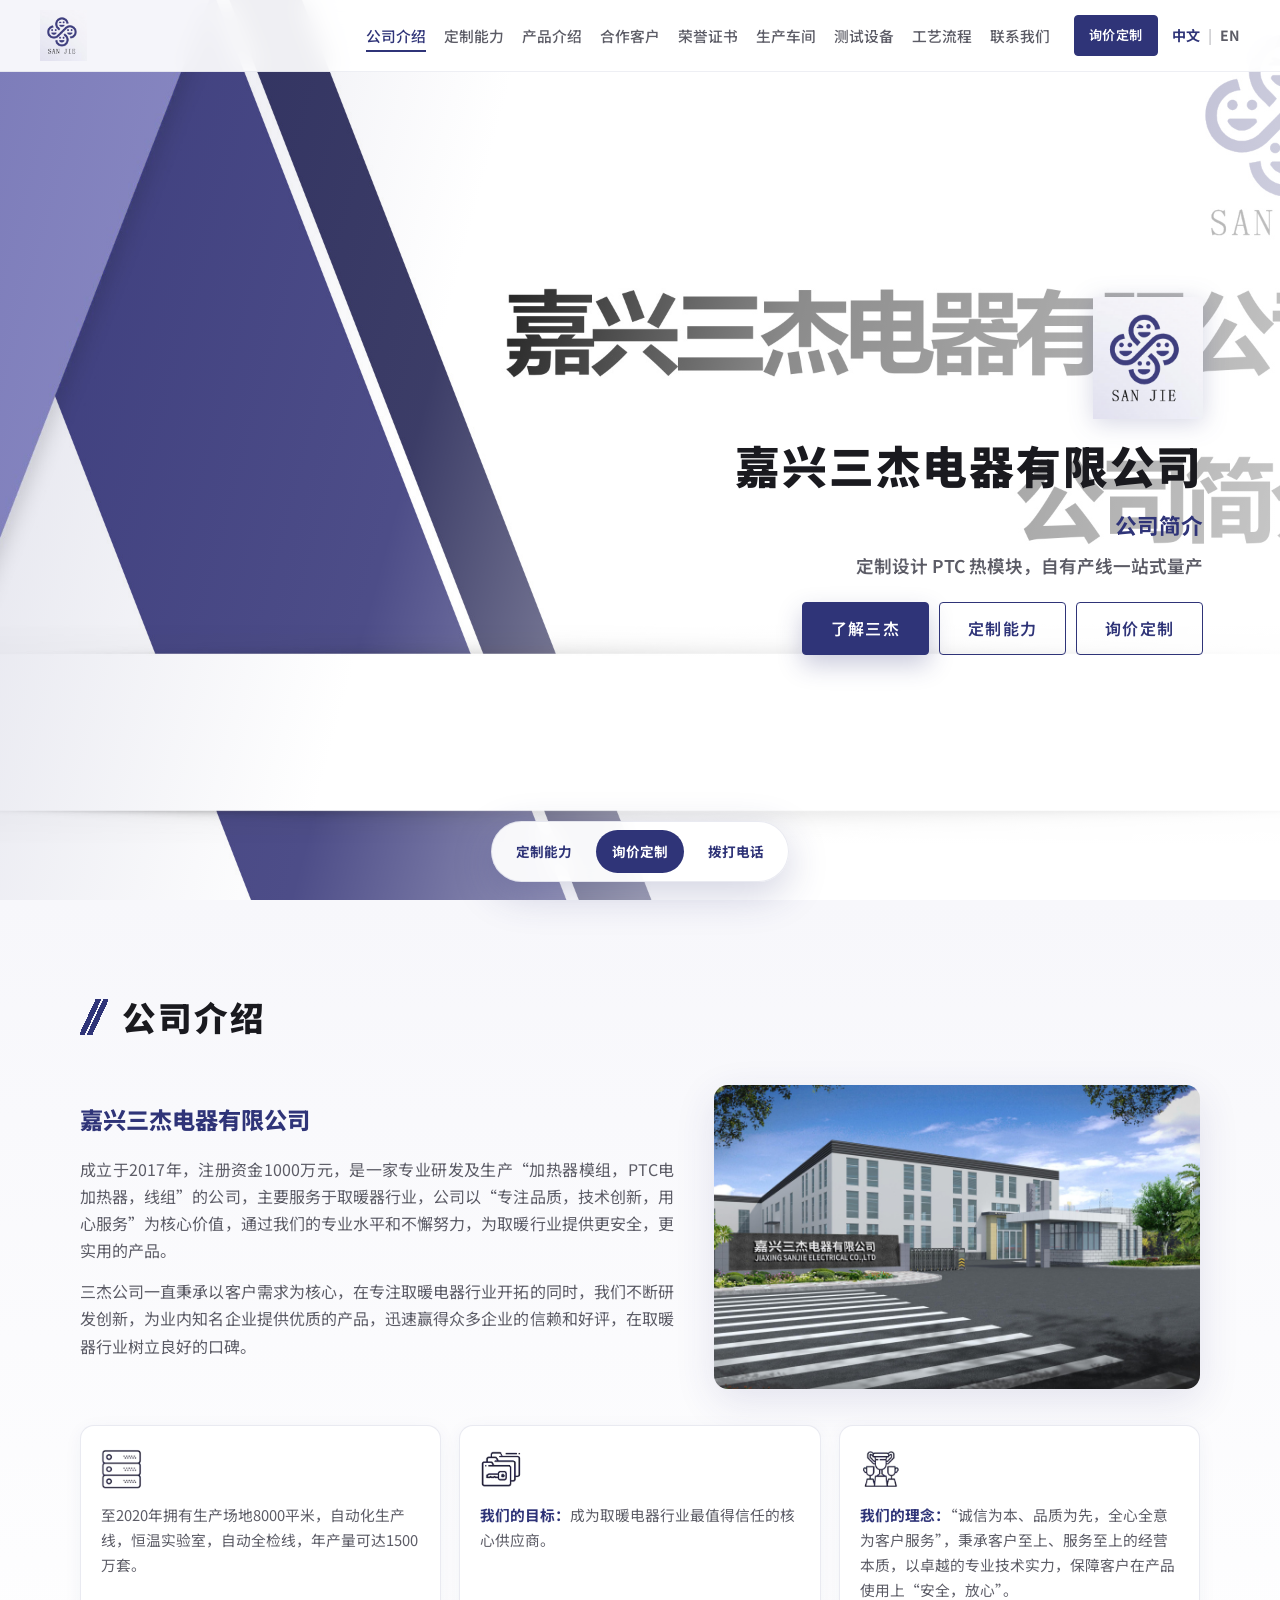
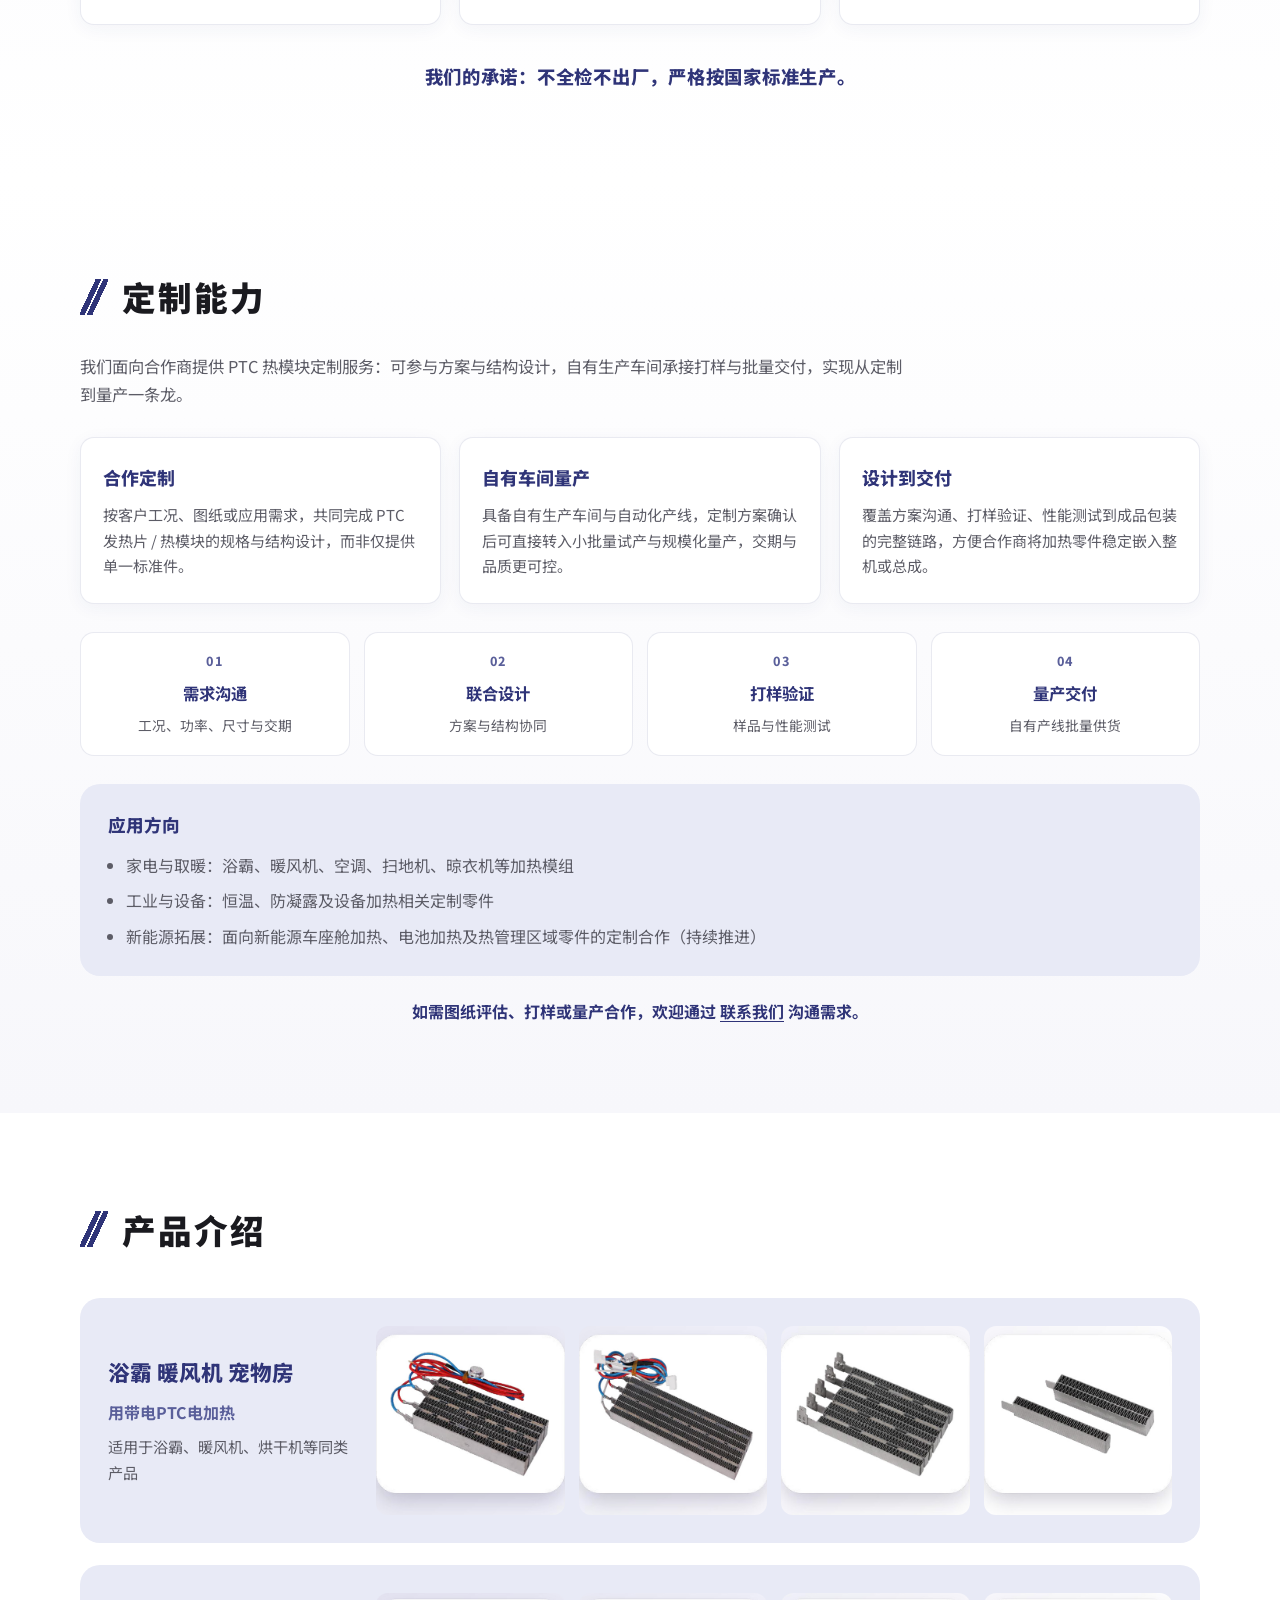
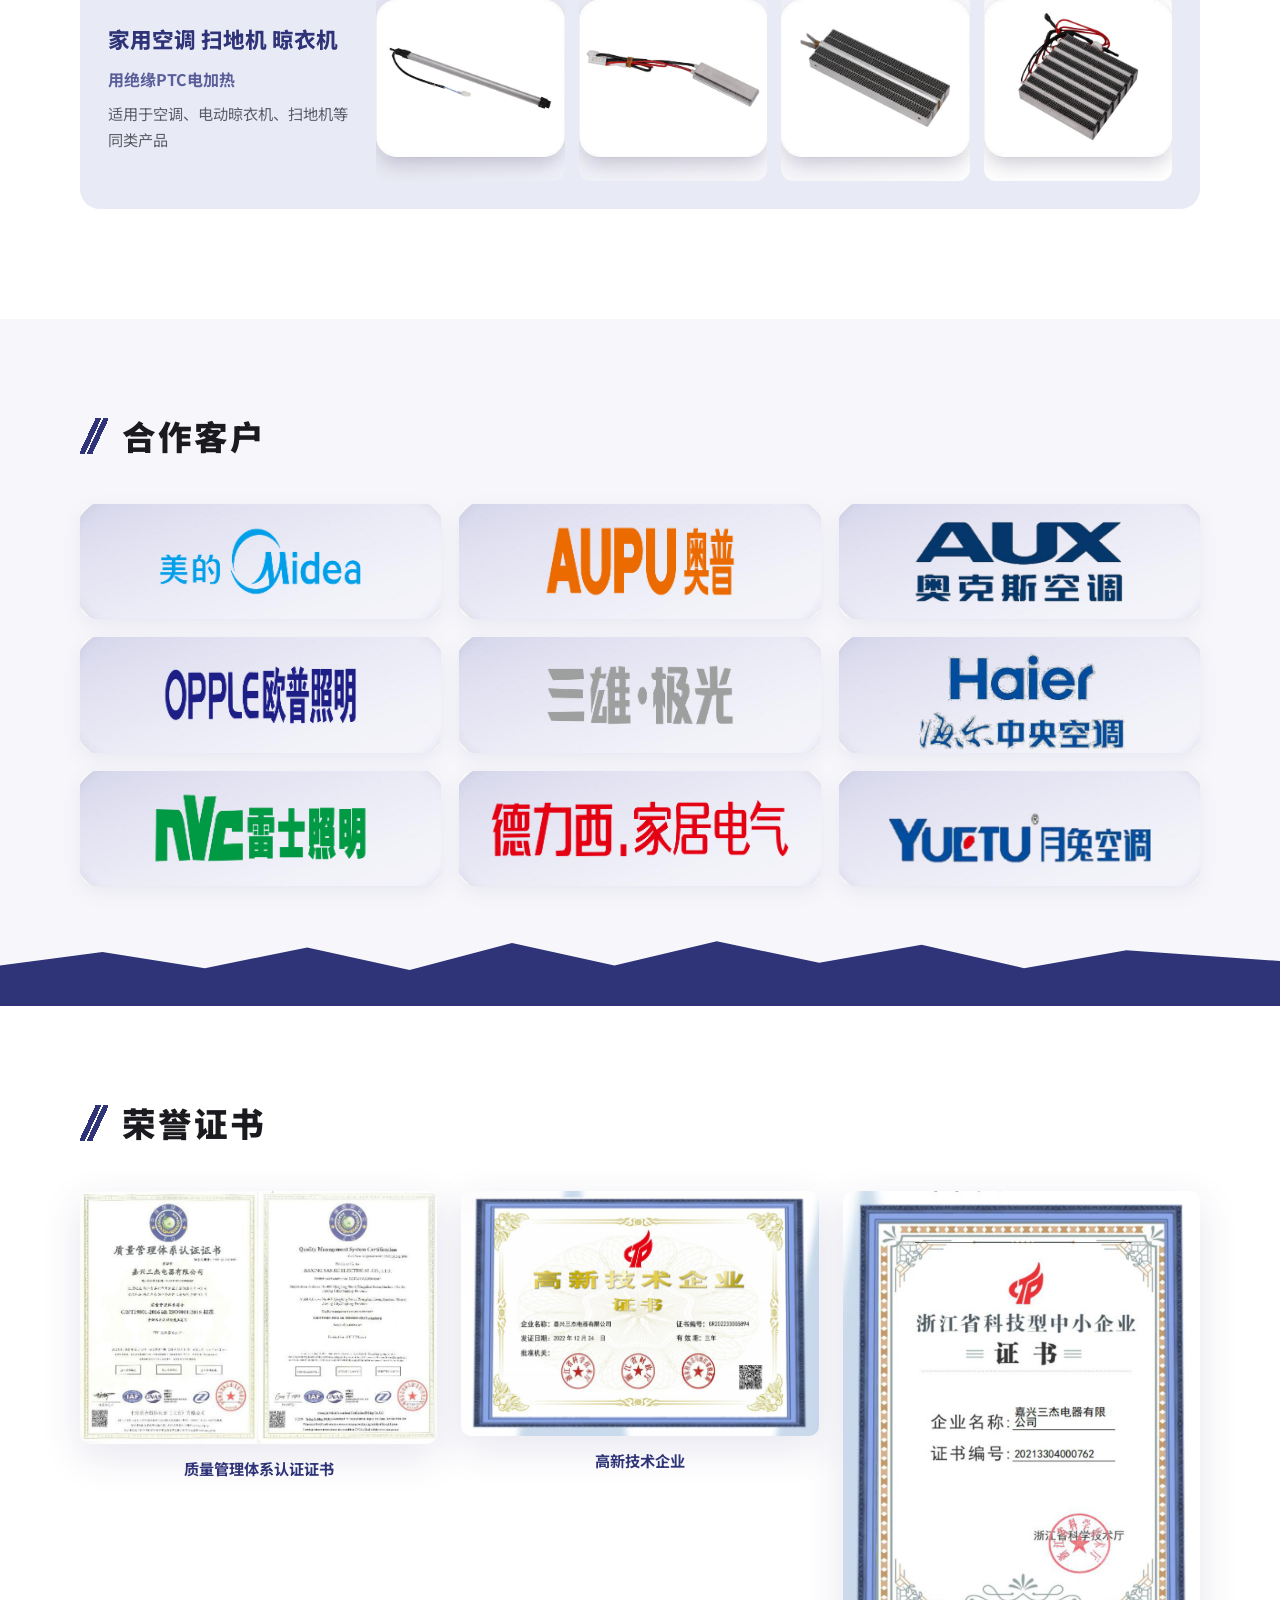
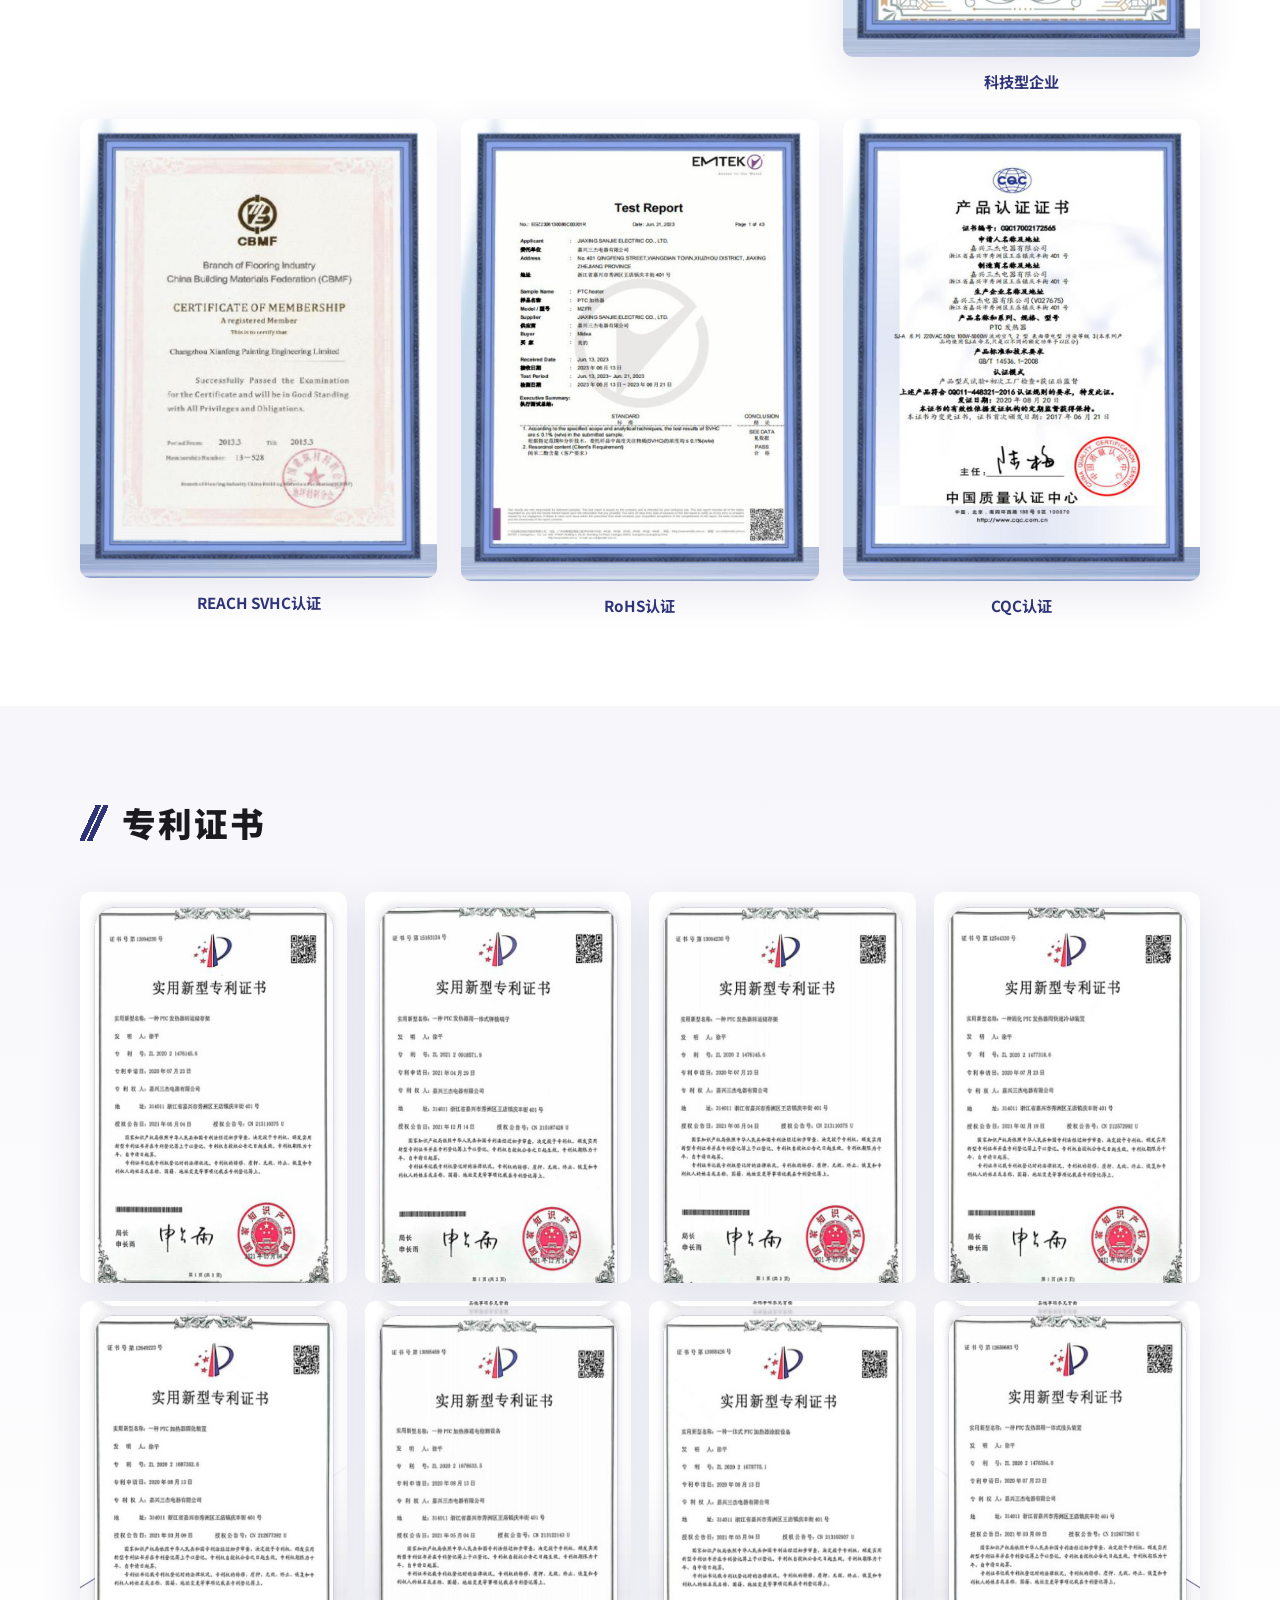
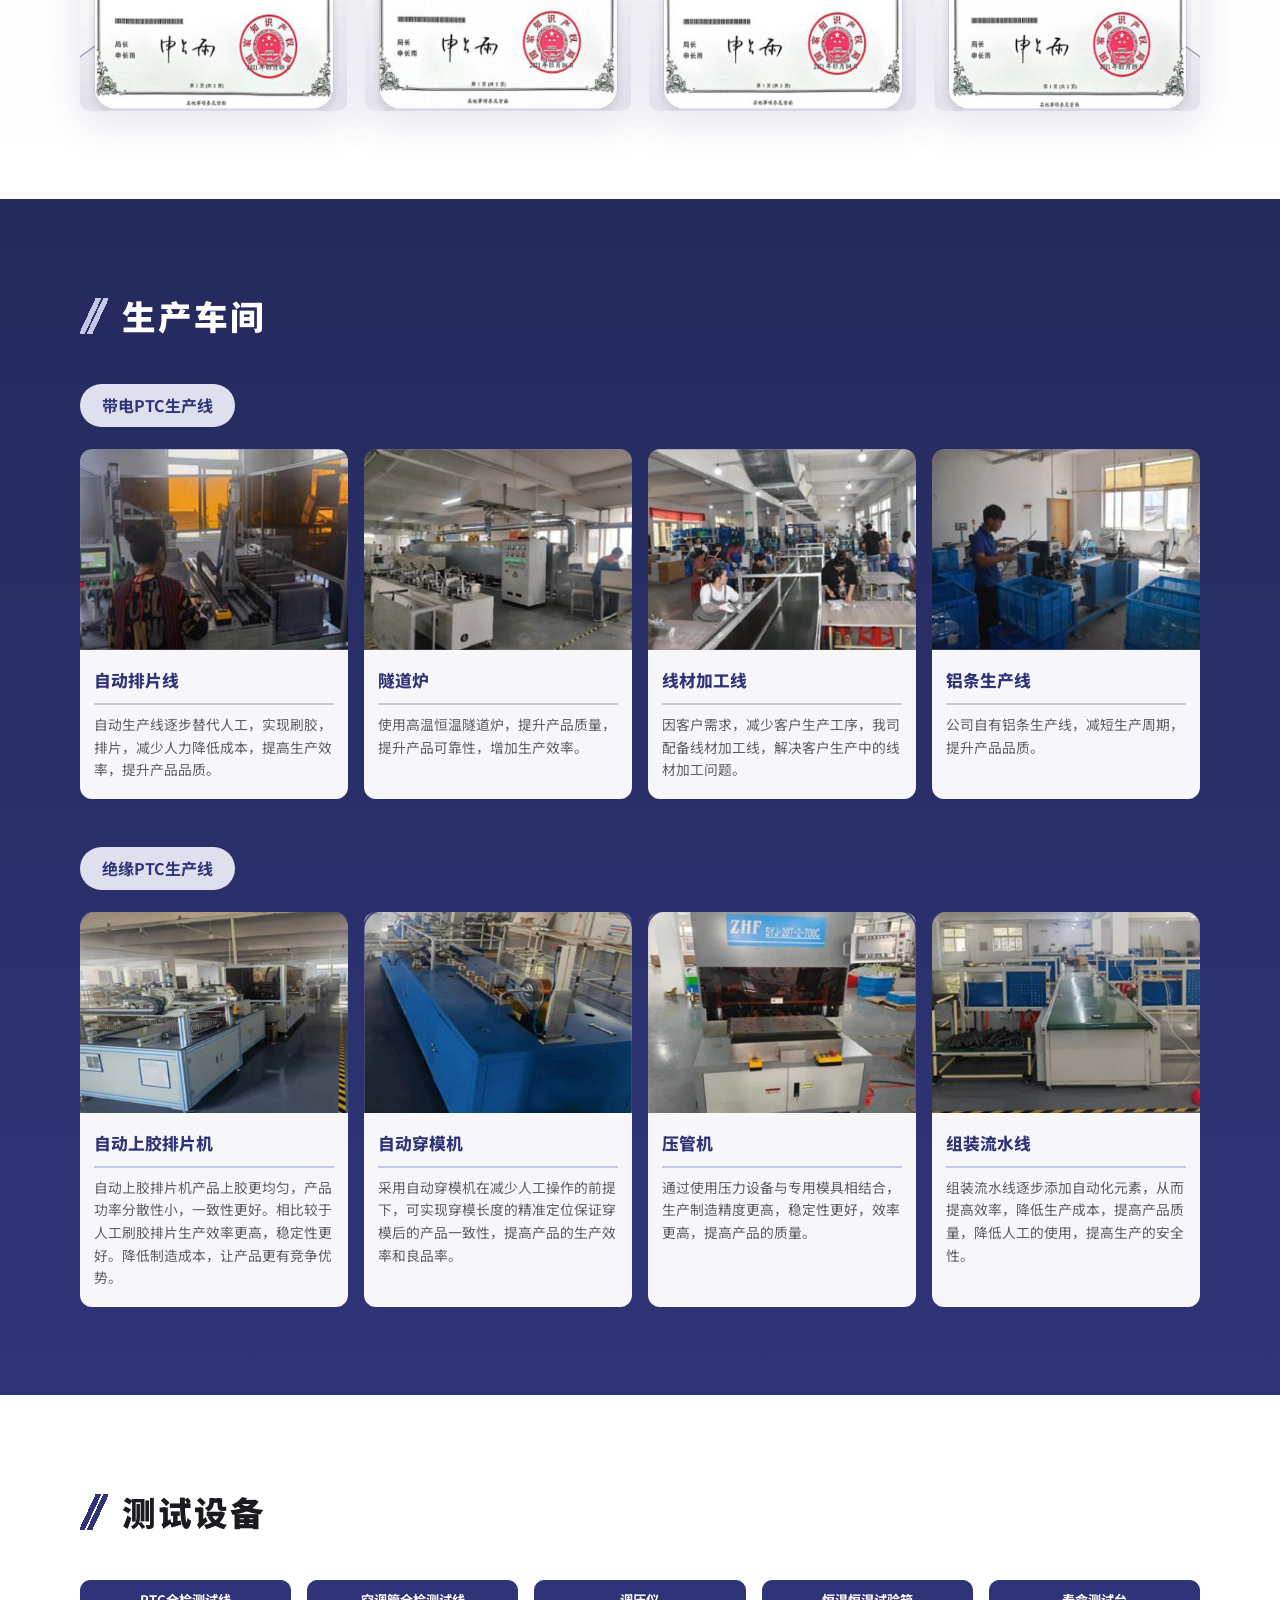
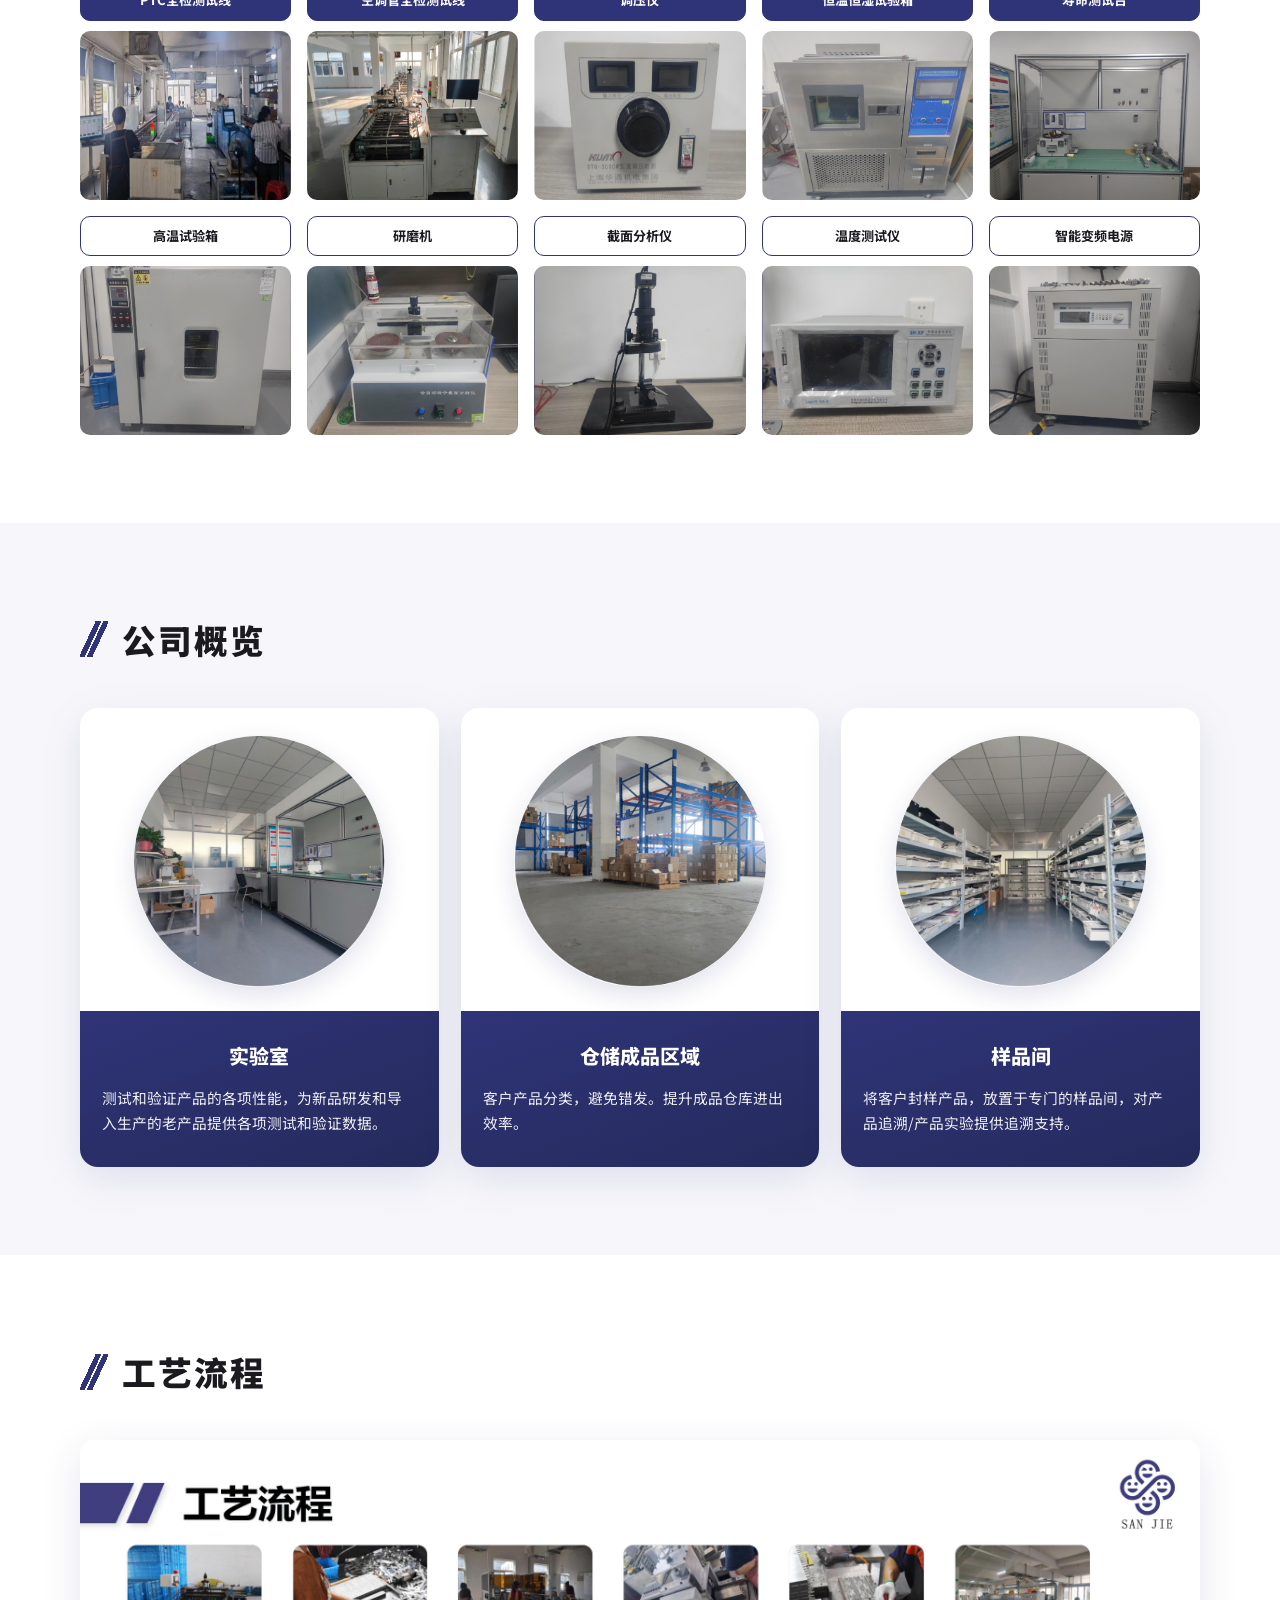
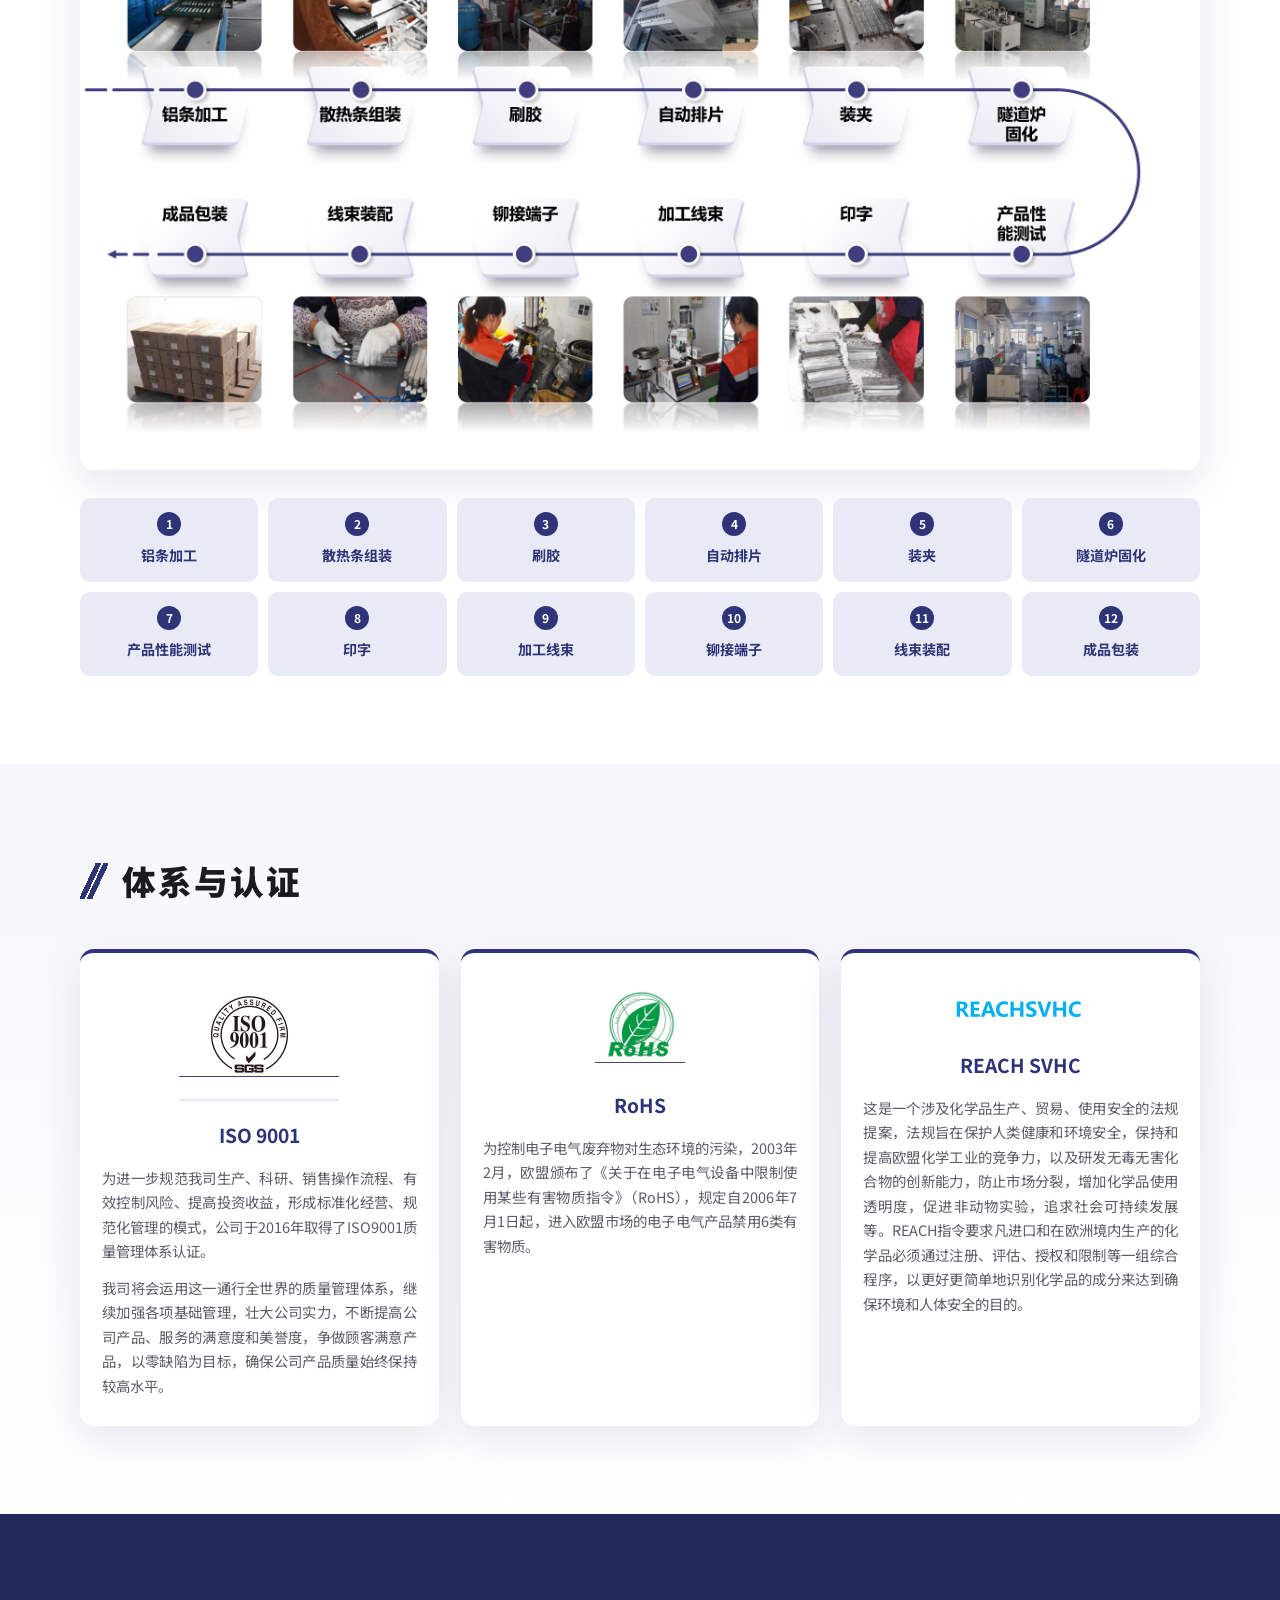
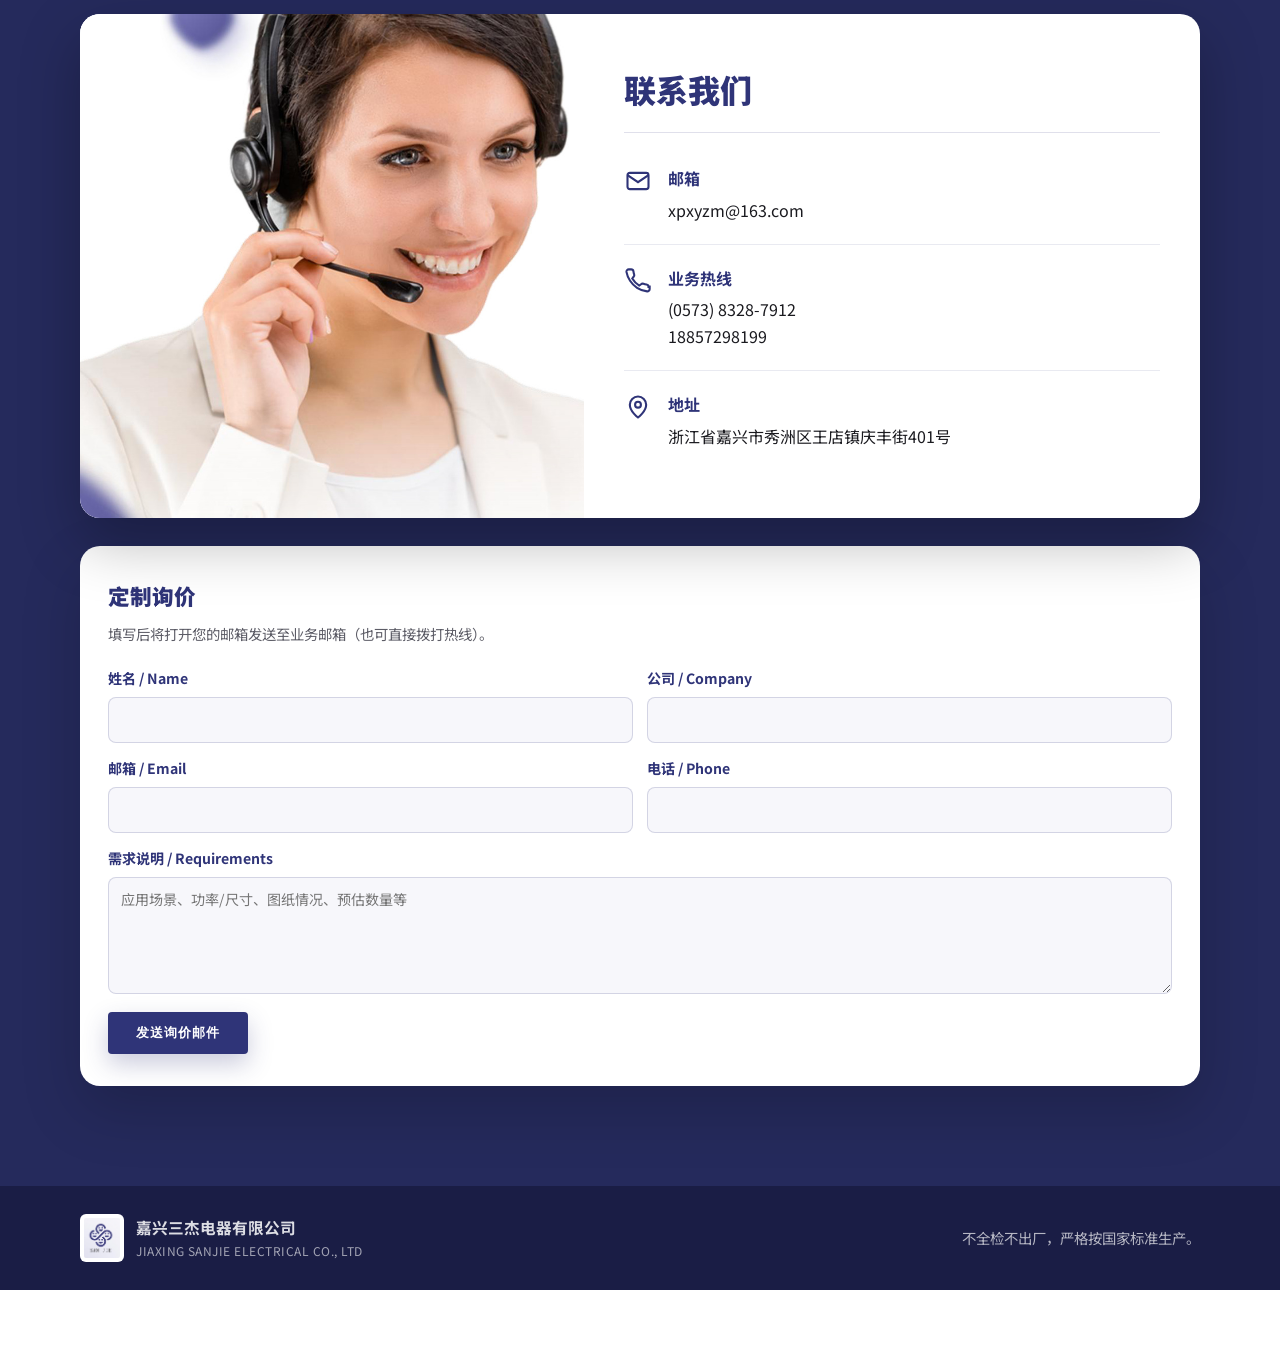
<file: index.html>
<!DOCTYPE html>
<html lang="zh-CN">
<head>
  <meta charset="UTF-8" />
  <meta name="viewport" content="width=device-width, initial-scale=1.0" />
  <title>嘉兴三杰电器有限公司 · PTC电加热器专业制造商</title>
  <meta name="description" content="嘉兴三杰电器（sanjtec.com）：面向合作商定制 PTC 发热片 / 热模块，可参与设计，自有车间打样到量产一条龙。服务取暖电器，拓展新能源车热管理零件定制。" />
  <meta name="keywords" content="三杰电器,PTC发热片,PTC热模块,定制加热器,OEM,嘉兴三杰,新能源加热,sanjtec" />
  <link rel="canonical" href="https://sanjtec.com/" />
  <link rel="alternate" hreflang="zh-CN" href="https://sanjtec.com/" />
  <link rel="alternate" hreflang="en" href="https://sanjtec.com/en/" />
  <link rel="alternate" hreflang="x-default" href="https://sanjtec.com/" />
  <meta property="og:type" content="website" />
  <meta property="og:locale" content="zh_CN" />
  <meta property="og:url" content="https://sanjtec.com/" />
  <meta property="og:title" content="嘉兴三杰电器有限公司 · PTC电加热器专业制造商" />
  <meta property="og:description" content="专业研发生产加热器模组、PTC电加热器、线组，服务取暖器行业。" />
  <meta property="og:image" content="https://sanjtec.com/web-assets/cover.jpg" />
  <meta property="og:site_name" content="SAN JIE · sanjtec.com" />
  <meta name="twitter:card" content="summary_large_image" />
  <link rel="preconnect" href="https://fonts.googleapis.com" />
  <link rel="preconnect" href="https://fonts.gstatic.com" crossorigin />
  <link href="https://fonts.googleapis.com/css2?family=Noto+Sans+SC:wght@400;500;700;900&family=Cormorant+Garamond:wght@600&display=swap" rel="stylesheet" />
  <link rel="stylesheet" href="styles.css" />
  <link rel="icon" href="web-assets/logo-tr.png" type="image/png" />
</head>
<body>
  <header class="site-header" id="top">
    <div class="header-inner">
      <a class="brand" href="#top" aria-label="嘉兴三杰电器有限公司">
        <img src="web-assets/logo-tr.png" alt="SAN JIE" class="brand-icon" />
      </a>
      <div class="header-actions">
        <a class="btn btn-sm header-cta" href="#contact">询价定制</a>
        <div class="lang-switch" aria-label="语言">
          <a href="./" class="active" lang="zh-CN">中文</a>
          <span aria-hidden="true">|</span>
          <a href="en/" lang="en">EN</a>
        </div>
        <button class="nav-toggle" id="navToggle" aria-label="打开菜单" aria-expanded="false">
          <span></span><span></span><span></span>
        </button>
      </div>
      <nav class="site-nav" id="siteNav">
        <a href="#about">公司介绍</a>
        <a href="#capability">定制能力</a>
        <a href="#products">产品介绍</a>
        <a href="#clients">合作客户</a>
        <a href="#honors">荣誉证书</a>
        <a href="#workshop">生产车间</a>
        <a href="#equipment">测试设备</a>
        <a href="#process">工艺流程</a>
        <a href="#contact">联系我们</a>
      </nav>
    </div>
  </header>

  <main>
    <!-- Hero -->
    <section class="hero" id="hero">
      <div class="hero-visual">
        <img src="web-assets/cover.jpg" alt="嘉兴三杰电器有限公司封面" class="hero-cover" />
      </div>
      <div class="hero-overlay">
        <div class="hero-copy">
          <img src="web-assets/logo-tr.png" alt="SAN JIE" class="hero-logo" />
          <h1>嘉兴三杰电器有限公司</h1>
          <p class="hero-sub">公司简介</p>
          <p class="hero-tagline">定制设计 PTC 热模块，自有产线一站式量产</p>
          <div class="hero-actions">
            <a class="btn" href="#about">了解三杰</a>
            <a class="btn btn-outline" href="#capability">定制能力</a>
            <a class="btn btn-outline" href="#contact">询价定制</a>
          </div>
        </div>
      </div>
    </section>

    <!-- About -->
    <section class="section about" id="about">
      <div class="container">
        <div class="section-head">
          <span class="accent-bars" aria-hidden="true"></span>
          <h2>公司介绍</h2>
        </div>
        <div class="about-grid">
          <div class="about-text">
            <h3>嘉兴三杰电器有限公司</h3>
            <p>
              成立于2017年，注册资金1000万元，是一家专业研发及生产“加热器模组，PTC电加热器，线组”的公司，主要服务于取暖器行业，公司以“专注品质，技术创新，用心服务”为核心价值，通过我们的专业水平和不懈努力，为取暖行业提供更安全，更实用的产品。
            </p>
            <p>
              三杰公司一直秉承以客户需求为核心，在专注取暖电器行业开拓的同时，我们不断研发创新，为业内知名企业提供优质的产品，迅速赢得众多企业的信赖和好评，在取暖器行业树立良好的口碑。
            </p>
          </div>
          <figure class="about-photo">
            <img src="web-assets/factory.jpg" alt="嘉兴三杰电器有限公司厂区" />
          </figure>
        </div>
        <div class="about-cards">
          <article class="info-card">
            <img src="web-assets/icon-capacity.png" alt="" class="card-icon" />
            <p>至2020年拥有生产场地8000平米，自动化生产线，恒温实验室，自动全检线，年产量可达1500万套。</p>
          </article>
          <article class="info-card">
            <img src="web-assets/icon-goal.png" alt="" class="card-icon" />
            <p><strong>我们的目标：</strong>成为取暖电器行业最值得信任的核心供应商。</p>
          </article>
          <article class="info-card">
            <img src="web-assets/icon-idea.png" alt="" class="card-icon" />
            <p><strong>我们的理念：</strong>“诚信为本、品质为先，全心全意为客户服务”，秉承客户至上、服务至上的经营本质，以卓越的专业技术实力，保障客户在产品使用上“安全，放心”。</p>
          </article>
        </div>
        <p class="promise">我们的承诺：不全检不出厂，严格按国家标准生产。</p>
      </div>
    </section>

    <!-- Capability: additive only — does not replace existing product copy -->
    <section class="section capability" id="capability">
      <div class="container">
        <div class="section-head">
          <span class="accent-bars" aria-hidden="true"></span>
          <h2>定制能力</h2>
        </div>
        <p class="capability-lead">
          我们面向合作商提供 PTC 热模块定制服务：可参与方案与结构设计，自有生产车间承接打样与批量交付，实现从定制到量产一条龙。
        </p>
        <div class="capability-grid">
          <article class="capability-card">
            <h3>合作定制</h3>
            <p>按客户工况、图纸或应用需求，共同完成 PTC 发热片 / 热模块的规格与结构设计，而非仅提供单一标准件。</p>
          </article>
          <article class="capability-card">
            <h3>自有车间量产</h3>
            <p>具备自有生产车间与自动化产线，定制方案确认后可直接转入小批量试产与规模化量产，交期与品质更可控。</p>
          </article>
          <article class="capability-card">
            <h3>设计到交付</h3>
            <p>覆盖方案沟通、打样验证、性能测试到成品包装的完整链路，方便合作商将加热零件稳定嵌入整机或总成。</p>
          </article>
        </div>
        <ol class="service-flow">
          <li><span class="sf-step">01</span><strong>需求沟通</strong><p>工况、功率、尺寸与交期</p></li>
          <li><span class="sf-step">02</span><strong>联合设计</strong><p>方案与结构协同</p></li>
          <li><span class="sf-step">03</span><strong>打样验证</strong><p>样品与性能测试</p></li>
          <li><span class="sf-step">04</span><strong>量产交付</strong><p>自有产线批量供货</p></li>
        </ol>
        <div class="capability-apps">
          <h3>应用方向</h3>
          <ul>
            <li>家电与取暖：浴霸、暖风机、空调、扫地机、晾衣机等加热模组</li>
            <li>工业与设备：恒温、防凝露及设备加热相关定制零件</li>
            <li>新能源拓展：面向新能源车座舱加热、电池加热及热管理区域零件的定制合作（持续推进）</li>
          </ul>
        </div>
        <p class="capability-cta-line">
          如需图纸评估、打样或量产合作，欢迎通过
          <a href="#contact">联系我们</a>
          沟通需求。
        </p>
      </div>
    </section>

    <!-- Products -->
    <section class="section products" id="products">
      <div class="container">
        <div class="section-head">
          <span class="accent-bars" aria-hidden="true"></span>
          <h2>产品介绍</h2>
        </div>

        <div class="product-block">
          <div class="product-copy">
            <h3>浴霸 暖风机 宠物房</h3>
            <p class="product-tag">用带电PTC电加热</p>
            <p>适用于浴霸、暖风机、烘干机等同类产品</p>
          </div>
          <div class="product-gallery">
            <img src="web-assets/prod-live-1.jpg" alt="带电PTC电加热产品1" />
            <img src="web-assets/prod-live-2.jpg" alt="带电PTC电加热产品2" />
            <img src="web-assets/prod-live-3.jpg" alt="带电PTC电加热产品3" />
            <img src="web-assets/prod-live-4.jpg" alt="带电PTC电加热产品4" />
          </div>
        </div>

        <div class="product-block">
          <div class="product-copy">
            <h3>家用空调 扫地机 晾衣机</h3>
            <p class="product-tag">用绝缘PTC电加热</p>
            <p>适用于空调、电动晾衣机、扫地机等同类产品</p>
          </div>
          <div class="product-gallery">
            <img src="web-assets/prod-ins-1.jpg" alt="绝缘PTC电加热产品1" />
            <img src="web-assets/prod-ins-2.jpg" alt="绝缘PTC电加热产品2" />
            <img src="web-assets/prod-ins-3.jpg" alt="绝缘PTC电加热产品3" />
            <img src="web-assets/prod-ins-4.jpg" alt="绝缘PTC电加热产品4" />
          </div>
        </div>
      </div>
    </section>

    <!-- Clients -->
    <section class="section clients" id="clients">
      <div class="container">
        <div class="section-head">
          <span class="accent-bars" aria-hidden="true"></span>
          <h2>合作客户</h2>
        </div>
        <div class="client-grid">
          <img src="web-assets/client-midea.jpg" alt="美的 Midea" />
          <img src="web-assets/client-aupu.jpg" alt="奥普 AUPU" />
          <img src="web-assets/client-aux.jpg" alt="奥克斯 AUX" />
          <img src="web-assets/client-opple.jpg" alt="欧普照明 OPPLE" />
          <img src="web-assets/client-pak.jpg" alt="三雄极光 Pak" />
          <img src="web-assets/client-haier.jpg" alt="海尔中央空调 Haier" />
          <img src="web-assets/client-nvc.jpg" alt="雷士照明 NVC" />
          <img src="web-assets/client-delixi.jpg" alt="德力西 DELIXI" />
          <img src="web-assets/client-yuetu.jpg" alt="月兔空调 YUETU" />
        </div>
      </div>
      <div class="clients-wave" aria-hidden="true"></div>
    </section>

    <!-- Honors -->
    <section class="section honors" id="honors">
      <div class="container">
        <div class="section-head">
          <span class="accent-bars" aria-hidden="true"></span>
          <h2>荣誉证书</h2>
        </div>
        <div class="honor-grid">
          <figure>
            <img src="web-assets/cert-iso.jpg" alt="质量管理体系认证证书" />
            <figcaption>质量管理体系认证证书</figcaption>
          </figure>
          <figure>
            <img src="web-assets/cert-hightech.jpg" alt="高新技术企业" />
            <figcaption>高新技术企业</figcaption>
          </figure>
          <figure>
            <img src="web-assets/cert-tech.jpg" alt="科技型企业" />
            <figcaption>科技型企业</figcaption>
          </figure>
          <figure>
            <img src="web-assets/cert-reach.jpg" alt="REACH SVHC认证" />
            <figcaption>REACH SVHC认证</figcaption>
          </figure>
          <figure>
            <img src="web-assets/cert-rohs.jpg" alt="RoHS认证" />
            <figcaption>RoHS认证</figcaption>
          </figure>
          <figure>
            <img src="web-assets/cert-cqc.jpg" alt="CQC认证" />
            <figcaption>CQC认证</figcaption>
          </figure>
        </div>
      </div>
    </section>

    <!-- Patents -->
    <section class="section patents" id="patents">
      <div class="container">
        <div class="section-head">
          <span class="accent-bars" aria-hidden="true"></span>
          <h2>专利证书</h2>
        </div>
        <div class="patent-grid">
          <img src="web-assets/patent-1.jpg" alt="实用新型专利证书1" />
          <img src="web-assets/patent-2.jpg" alt="实用新型专利证书2" />
          <img src="web-assets/patent-3.jpg" alt="实用新型专利证书3" />
          <img src="web-assets/patent-4.jpg" alt="实用新型专利证书4" />
          <img src="web-assets/patent-5.jpg" alt="实用新型专利证书5" />
          <img src="web-assets/patent-6.jpg" alt="实用新型专利证书6" />
          <img src="web-assets/patent-7.jpg" alt="实用新型专利证书7" />
          <img src="web-assets/patent-8.jpg" alt="实用新型专利证书8" />
        </div>
      </div>
    </section>

    <!-- Workshop -->
    <section class="section workshop" id="workshop">
      <div class="container">
        <div class="section-head light">
          <span class="accent-bars" aria-hidden="true"></span>
          <h2>生产车间</h2>
        </div>

        <div class="workshop-group">
          <span class="workshop-badge">带电PTC生产线</span>
          <div class="workshop-grid">
            <article>
              <img src="web-assets/ws-live-1.jpg" alt="自动排片线" />
              <div class="ws-body">
                <h3>自动排片线</h3>
                <p>自动生产线逐步替代人工，实现刷胶，排片，减少人力降低成本，提高生产效率，提升产品品质。</p>
              </div>
            </article>
            <article>
              <img src="web-assets/ws-live-2.jpg" alt="隧道炉" />
              <div class="ws-body">
                <h3>隧道炉</h3>
                <p>使用高温恒温隧道炉，提升产品质量，提升产品可靠性，增加生产效率。</p>
              </div>
            </article>
            <article>
              <img src="web-assets/ws-live-3.jpg" alt="线材加工线" />
              <div class="ws-body">
                <h3>线材加工线</h3>
                <p>因客户需求，减少客户生产工序，我司配备线材加工线，解决客户生产中的线材加工问题。</p>
              </div>
            </article>
            <article>
              <img src="web-assets/ws-live-4.jpg" alt="铝条生产线" />
              <div class="ws-body">
                <h3>铝条生产线</h3>
                <p>公司自有铝条生产线，减短生产周期，提升产品品质。</p>
              </div>
            </article>
          </div>
        </div>

        <div class="workshop-group">
          <span class="workshop-badge">绝缘PTC生产线</span>
          <div class="workshop-grid">
            <article>
              <img src="web-assets/ws-ins-1.jpg" alt="自动上胶排片机" />
              <div class="ws-body">
                <h3>自动上胶排片机</h3>
                <p>自动上胶排片机产品上胶更均匀，产品功率分散性小，一致性更好。相比较于人工刷胶排片生产效率更高，稳定性更好。降低制造成本，让产品更有竞争优势。</p>
              </div>
            </article>
            <article>
              <img src="web-assets/ws-ins-2.jpg" alt="自动穿模机" />
              <div class="ws-body">
                <h3>自动穿模机</h3>
                <p>采用自动穿模机在减少人工操作的前提下，可实现穿模长度的精准定位保证穿模后的产品一致性，提高产品的生产效率和良品率。</p>
              </div>
            </article>
            <article>
              <img src="web-assets/ws-ins-3.jpg" alt="压管机" />
              <div class="ws-body">
                <h3>压管机</h3>
                <p>通过使用压力设备与专用模具相结合，生产制造精度更高，稳定性更好，效率更高，提高产品的质量。</p>
              </div>
            </article>
            <article>
              <img src="web-assets/ws-ins-4.jpg" alt="组装流水线" />
              <div class="ws-body">
                <h3>组装流水线</h3>
                <p>组装流水线逐步添加自动化元素，从而提高效率，降低生产成本，提高产品质量，降低人工的使用，提高生产的安全性。</p>
              </div>
            </article>
          </div>
        </div>
      </div>
    </section>

    <!-- Equipment -->
    <section class="section equipment" id="equipment">
      <div class="container">
        <div class="section-head">
          <span class="accent-bars" aria-hidden="true"></span>
          <h2>测试设备</h2>
        </div>
        <div class="equip-grid">
          <figure>
            <span class="equip-label filled">PTC全检测试线</span>
            <img src="web-assets/eq-1.jpg" alt="PTC全检测试线" />
          </figure>
          <figure>
            <span class="equip-label filled">空调管全检测试线</span>
            <img src="web-assets/eq-2.jpg" alt="空调管全检测试线" />
          </figure>
          <figure>
            <span class="equip-label filled">调压仪</span>
            <img src="web-assets/eq-3.jpg" alt="调压仪" />
          </figure>
          <figure>
            <span class="equip-label filled">恒温恒湿试验箱</span>
            <img src="web-assets/eq-4.jpg" alt="恒温恒湿试验箱" />
          </figure>
          <figure>
            <span class="equip-label filled">寿命测试台</span>
            <img src="web-assets/eq-5.jpg" alt="寿命测试台" />
          </figure>
          <figure>
            <span class="equip-label">高温试验箱</span>
            <img src="web-assets/eq-6.jpg" alt="高温试验箱" />
          </figure>
          <figure>
            <span class="equip-label">研磨机</span>
            <img src="web-assets/eq-7.jpg" alt="研磨机" />
          </figure>
          <figure>
            <span class="equip-label">截面分析仪</span>
            <img src="web-assets/eq-8.jpg" alt="截面分析仪" />
          </figure>
          <figure>
            <span class="equip-label">温度测试仪</span>
            <img src="web-assets/eq-9.jpg" alt="温度测试仪" />
          </figure>
          <figure>
            <span class="equip-label">智能变频电源</span>
            <img src="web-assets/eq-10.jpg" alt="智能变频电源" />
          </figure>
        </div>
      </div>
    </section>

    <!-- Facilities -->
    <section class="section facilities" id="facilities">
      <div class="container">
        <div class="section-head">
          <span class="accent-bars" aria-hidden="true"></span>
          <h2>公司概览</h2>
        </div>
        <div class="facility-grid">
          <article class="facility-card">
            <img src="web-assets/fac-lab.jpg" alt="实验室" class="facility-photo" />
            <div class="facility-body">
              <h3>实验室</h3>
              <p>测试和验证产品的各项性能，为新品研发和导入生产的老产品提供各项测试和验证数据。</p>
            </div>
          </article>
          <article class="facility-card">
            <img src="web-assets/fac-warehouse.jpg" alt="仓储成品区域" class="facility-photo" />
            <div class="facility-body">
              <h3>仓储成品区域</h3>
              <p>客户产品分类，避免错发。提升成品仓库进出效率。</p>
            </div>
          </article>
          <article class="facility-card">
            <img src="web-assets/fac-sample.jpg" alt="样品间" class="facility-photo" />
            <div class="facility-body">
              <h3>样品间</h3>
              <p>将客户封样产品，放置于专门的样品间，对产品追溯/产品实验提供追溯支持。</p>
            </div>
          </article>
        </div>
      </div>
    </section>

    <!-- Process -->
    <section class="section process" id="process">
      <div class="container">
        <div class="section-head">
          <span class="accent-bars" aria-hidden="true"></span>
          <h2>工艺流程</h2>
        </div>
        <figure class="process-figure">
          <img src="web-assets/process-flow.jpg" alt="工艺流程：铝条加工、散热条组装、刷胶、自动排片、装夹、隧道炉固化、产品性能测试、印字、加工线束、铆接端子、线束装配、成品包装" />
        </figure>
        <ol class="process-list">
          <li>铝条加工</li>
          <li>散热条组装</li>
          <li>刷胶</li>
          <li>自动排片</li>
          <li>装夹</li>
          <li>隧道炉固化</li>
          <li>产品性能测试</li>
          <li>印字</li>
          <li>加工线束</li>
          <li>铆接端子</li>
          <li>线束装配</li>
          <li>成品包装</li>
        </ol>
      </div>
    </section>

    <!-- Systems -->
    <section class="section systems" id="systems">
      <div class="container">
        <div class="section-head">
          <span class="accent-bars" aria-hidden="true"></span>
          <h2>体系与认证</h2>
        </div>
        <div class="systems-grid">
          <article class="system-card">
            <img src="web-assets/badge-iso.jpg" alt="ISO 9001" class="system-badge" />
            <h3>ISO 9001</h3>
            <p>
              为进一步规范我司生产、科研、销售操作流程、有效控制风险、提高投资收益，形成标准化经营、规范化管理的模式，公司于2016年取得了ISO9001质量管理体系认证。
            </p>
            <p>
              我司将会运用这一通行全世界的质量管理体系，继续加强各项基础管理，壮大公司实力，不断提高公司产品、服务的满意度和美誉度，争做顾客满意产品，以零缺陷为目标，确保公司产品质量始终保持较高水平。
            </p>
          </article>
          <article class="system-card">
            <img src="web-assets/badge-rohs.png" alt="RoHS" class="system-badge badge-sm" />
            <h3>RoHS</h3>
            <p>
              为控制电子电气废弃物对生态环境的污染，2003年2月，欧盟颁布了《关于在电子电气设备中限制使用某些有害物质指令》（RoHS），规定自2006年7月1日起，进入欧盟市场的电子电气产品禁用6类有害物质。
            </p>
          </article>
          <article class="system-card">
            <img src="web-assets/badge-reach.jpg" alt="REACH SVHC" class="system-badge" />
            <h3>REACH SVHC</h3>
            <p>
              这是一个涉及化学品生产、贸易、使用安全的法规提案，法规旨在保护人类健康和环境安全，保持和提高欧盟化学工业的竞争力，以及研发无毒无害化合物的创新能力，防止市场分裂，增加化学品使用透明度，促进非动物实验，追求社会可持续发展等。REACH指令要求凡进口和在欧洲境内生产的化学品必须通过注册、评估、授权和限制等一组综合程序，以更好更简单地识别化学品的成分来达到确保环境和人体安全的目的。
            </p>
          </article>
        </div>
      </div>
    </section>

    <!-- Contact -->
    <section class="section contact" id="contact">
      <div class="contact-bg" aria-hidden="true">
        <span class="contact-watermark">CONTACT</span>
      </div>
      <div class="container">
        <div class="contact-card">
          <div class="contact-photo">
            <img src="web-assets/contact-person.jpg" alt="联系我们" />
          </div>
          <div class="contact-info">
            <h2>联系我们</h2>
            <ul>
              <li>
                <span class="ci-icon" aria-hidden="true">
                  <svg viewBox="0 0 24 24" fill="none" stroke="currentColor" stroke-width="1.8"><rect x="3" y="5" width="18" height="14" rx="2"/><path d="M3 7l9 6 9-6"/></svg>
                </span>
                <div>
                  <strong>邮箱</strong>
                  <a href="mailto:xpxyzm@163.com">xpxyzm@163.com</a>
                </div>
              </li>
              <li>
                <span class="ci-icon" aria-hidden="true">
                  <svg viewBox="0 0 24 24" fill="none" stroke="currentColor" stroke-width="1.8"><path d="M22 16.9v2a2 2 0 0 1-2.2 2 19.8 19.8 0 0 1-8.6-3.1 19.5 19.5 0 0 1-6-6A19.8 19.8 0 0 1 2.1 4.2 2 2 0 0 1 4.1 2h2a2 2 0 0 1 2 1.7c.1.9.3 1.8.6 2.6a2 2 0 0 1-.5 2.1L7.1 9.9a16 16 0 0 0 6 6l1.5-1.1a2 2 0 0 1 2.1-.4c.8.3 1.7.5 2.6.6a2 2 0 0 1 1.7 2z"/></svg>
                </span>
                <div>
                  <strong>业务热线</strong>
                  <a href="tel:057383287912">(0573) 8328-7912</a>
                  <a href="tel:18857298199">18857298199</a>
                </div>
              </li>
              <li>
                <span class="ci-icon" aria-hidden="true">
                  <svg viewBox="0 0 24 24" fill="none" stroke="currentColor" stroke-width="1.8"><path d="M12 21s7-5.3 7-11a7 7 0 1 0-14 0c0 5.7 7 11 7 11z"/><circle cx="12" cy="10" r="2.5"/></svg>
                </span>
                <div>
                  <strong>地址</strong>
                  <p>浙江省嘉兴市秀洲区王店镇庆丰街401号</p>
                </div>
              </li>
            </ul>
          </div>
        </div>

        <div class="inquiry-panel" id="inquiry">
          <h3>定制询价</h3>
          <p class="inquiry-note">填写后将打开您的邮箱发送至业务邮箱（也可直接拨打热线）。</p>
          <form class="inquiry-form" id="inquiryForm" data-email="xpxyzm@163.com" data-subject="三杰官网定制询价">
            <div class="inquiry-grid">
              <label>姓名 / Name<input name="name" type="text" required autocomplete="name" /></label>
              <label>公司 / Company<input name="company" type="text" autocomplete="organization" /></label>
              <label>邮箱 / Email<input name="email" type="email" required autocomplete="email" /></label>
              <label>电话 / Phone<input name="phone" type="tel" autocomplete="tel" /></label>
            </div>
            <label class="inquiry-full">需求说明 / Requirements
              <textarea name="message" rows="4" required placeholder="应用场景、功率/尺寸、图纸情况、预估数量等"></textarea>
            </label>
            <button class="btn" type="submit">发送询价邮件</button>
          </form>
        </div>
      </div>
    </section>
  </main>

  <div class="sticky-cta" id="stickyCta">
    <a href="#capability">定制能力</a>
    <a class="sticky-primary" href="#contact">询价定制</a>
    <a href="tel:18857298199">拨打电话</a>
  </div>

  <footer class="site-footer">
    <div class="container footer-inner">
      <div class="footer-brand">
        <img src="web-assets/logo-tr.png" alt="SAN JIE" />
        <div>
          <strong>嘉兴三杰电器有限公司</strong>
          <span>JIAXING SANJIE ELECTRICAL CO., LTD</span>
        </div>
      </div>
      <p>不全检不出厂，严格按国家标准生产。</p>
    </div>
  </footer>

  <div class="lightbox" id="lightbox" hidden>
    <button class="lightbox-close" id="lightboxClose" aria-label="关闭">×</button>
    <img id="lightboxImg" alt="" />
  </div>

  <script src="main.js"></script>
</body>
</html>
</file>
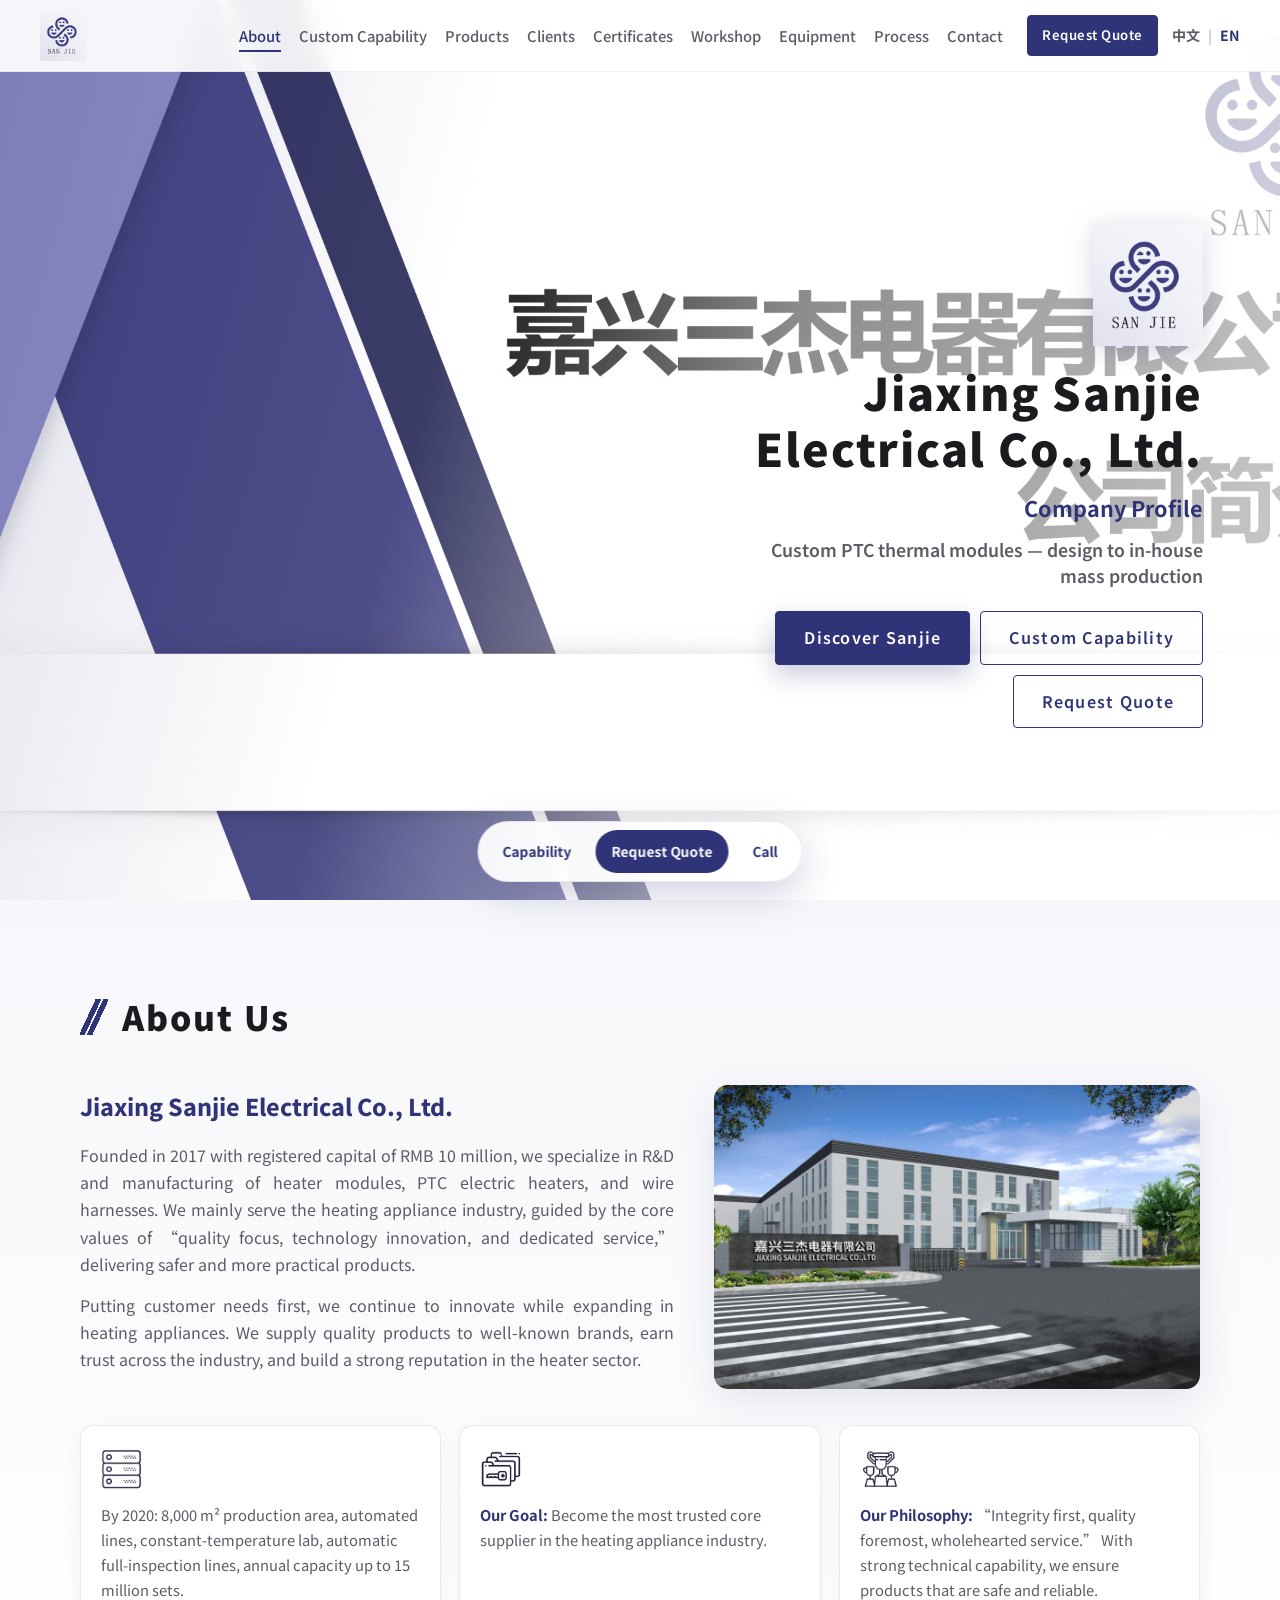
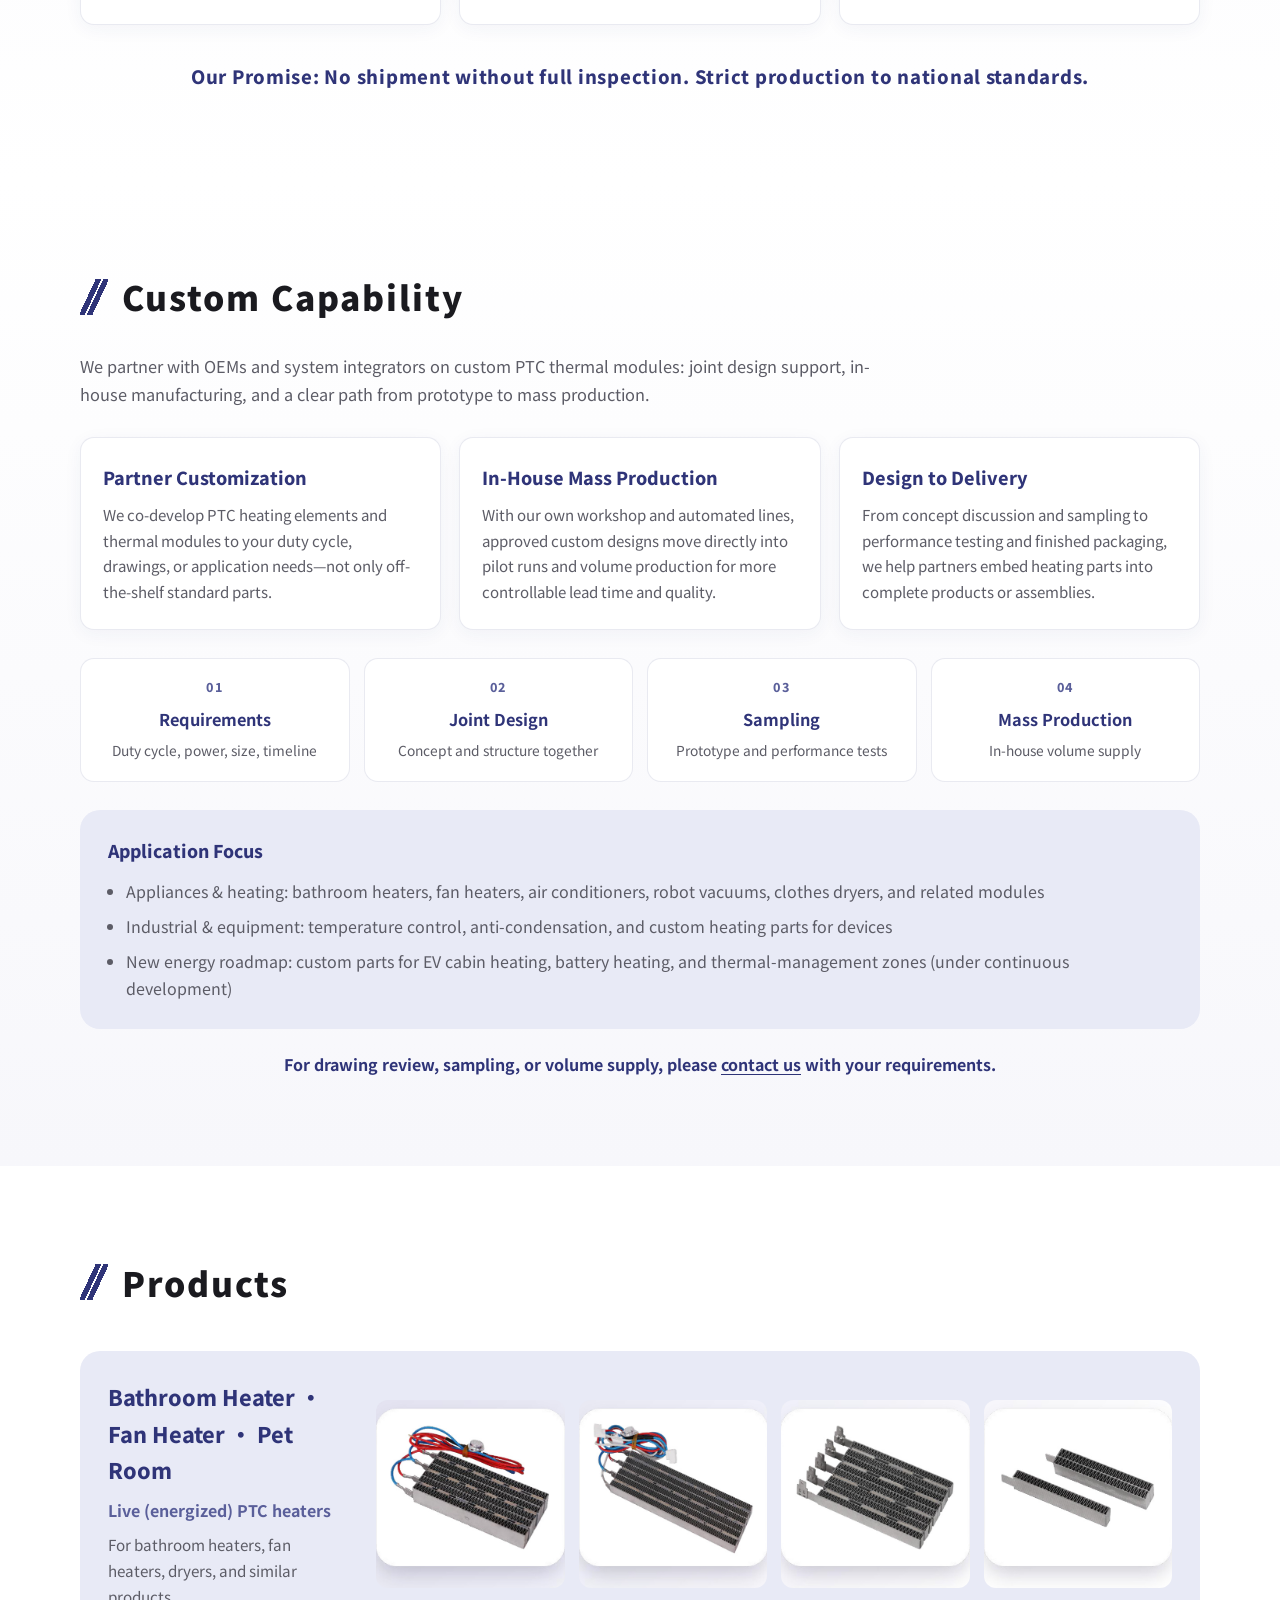
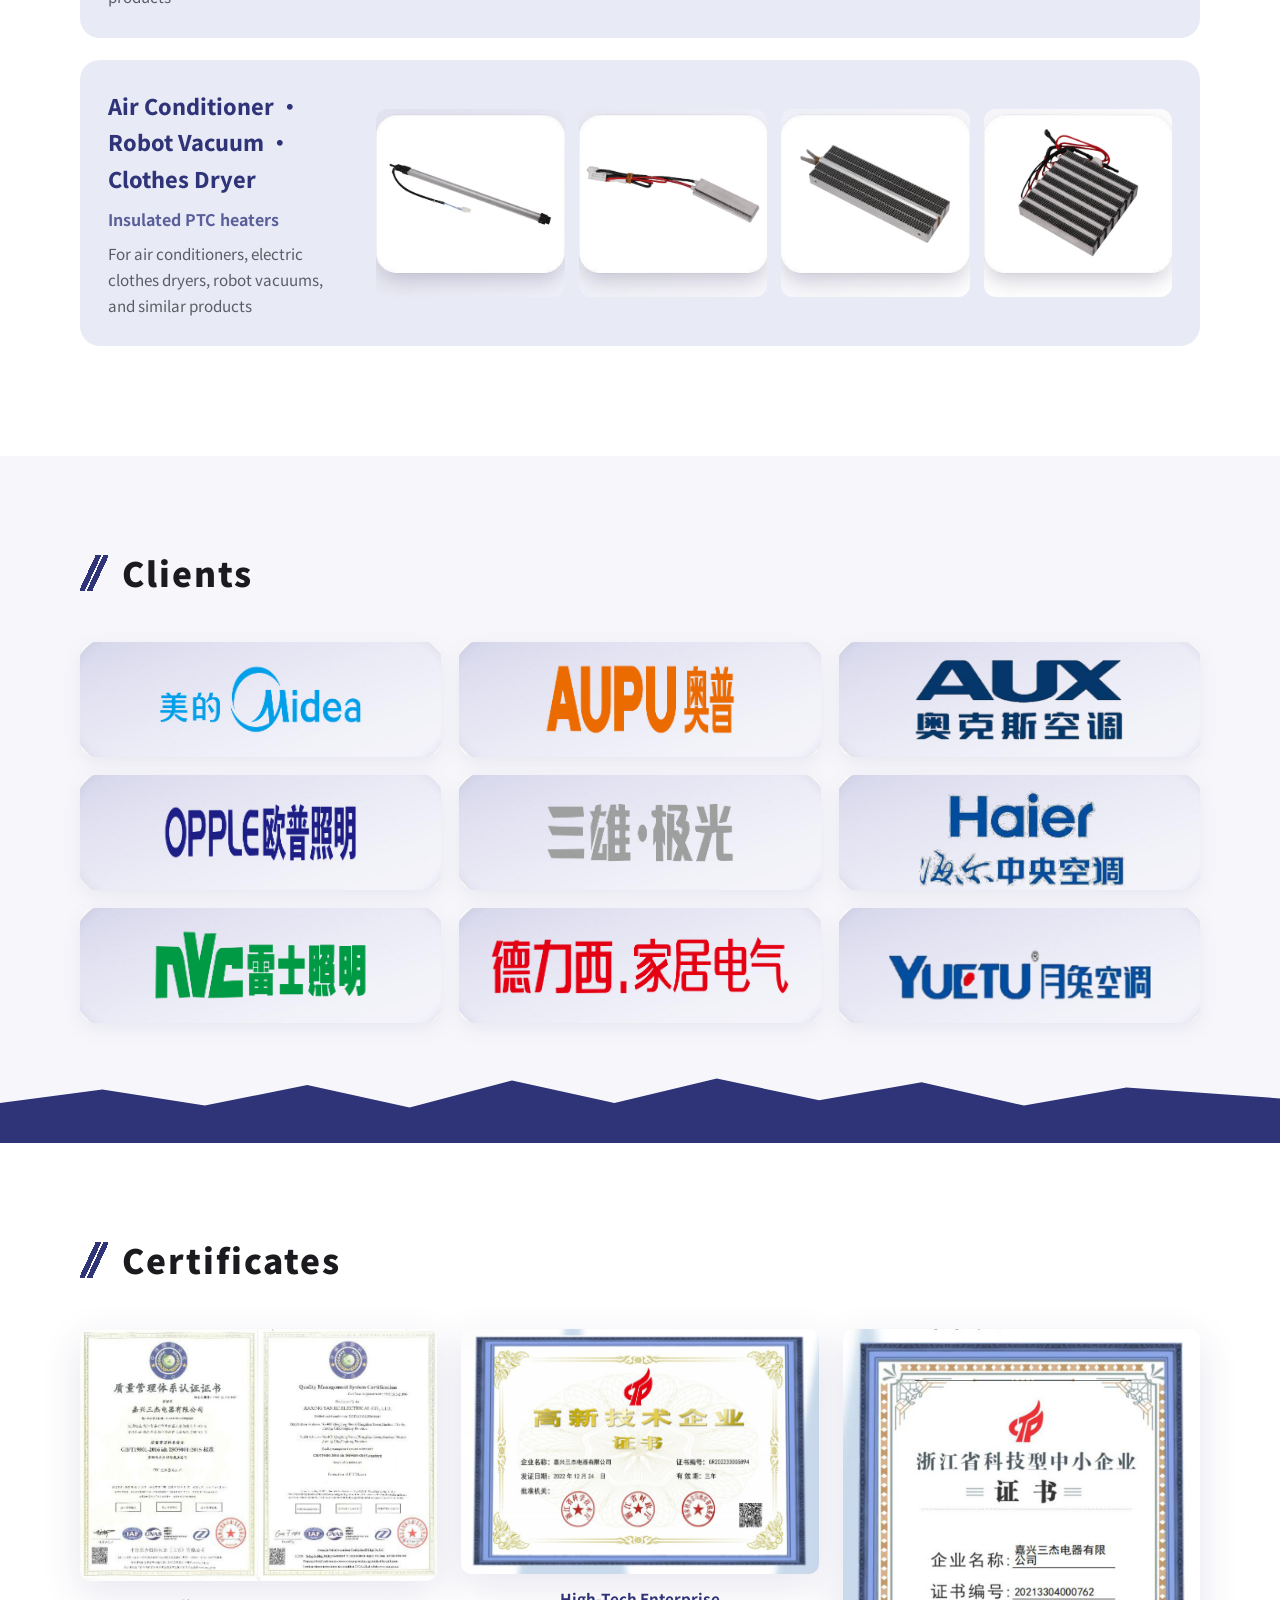
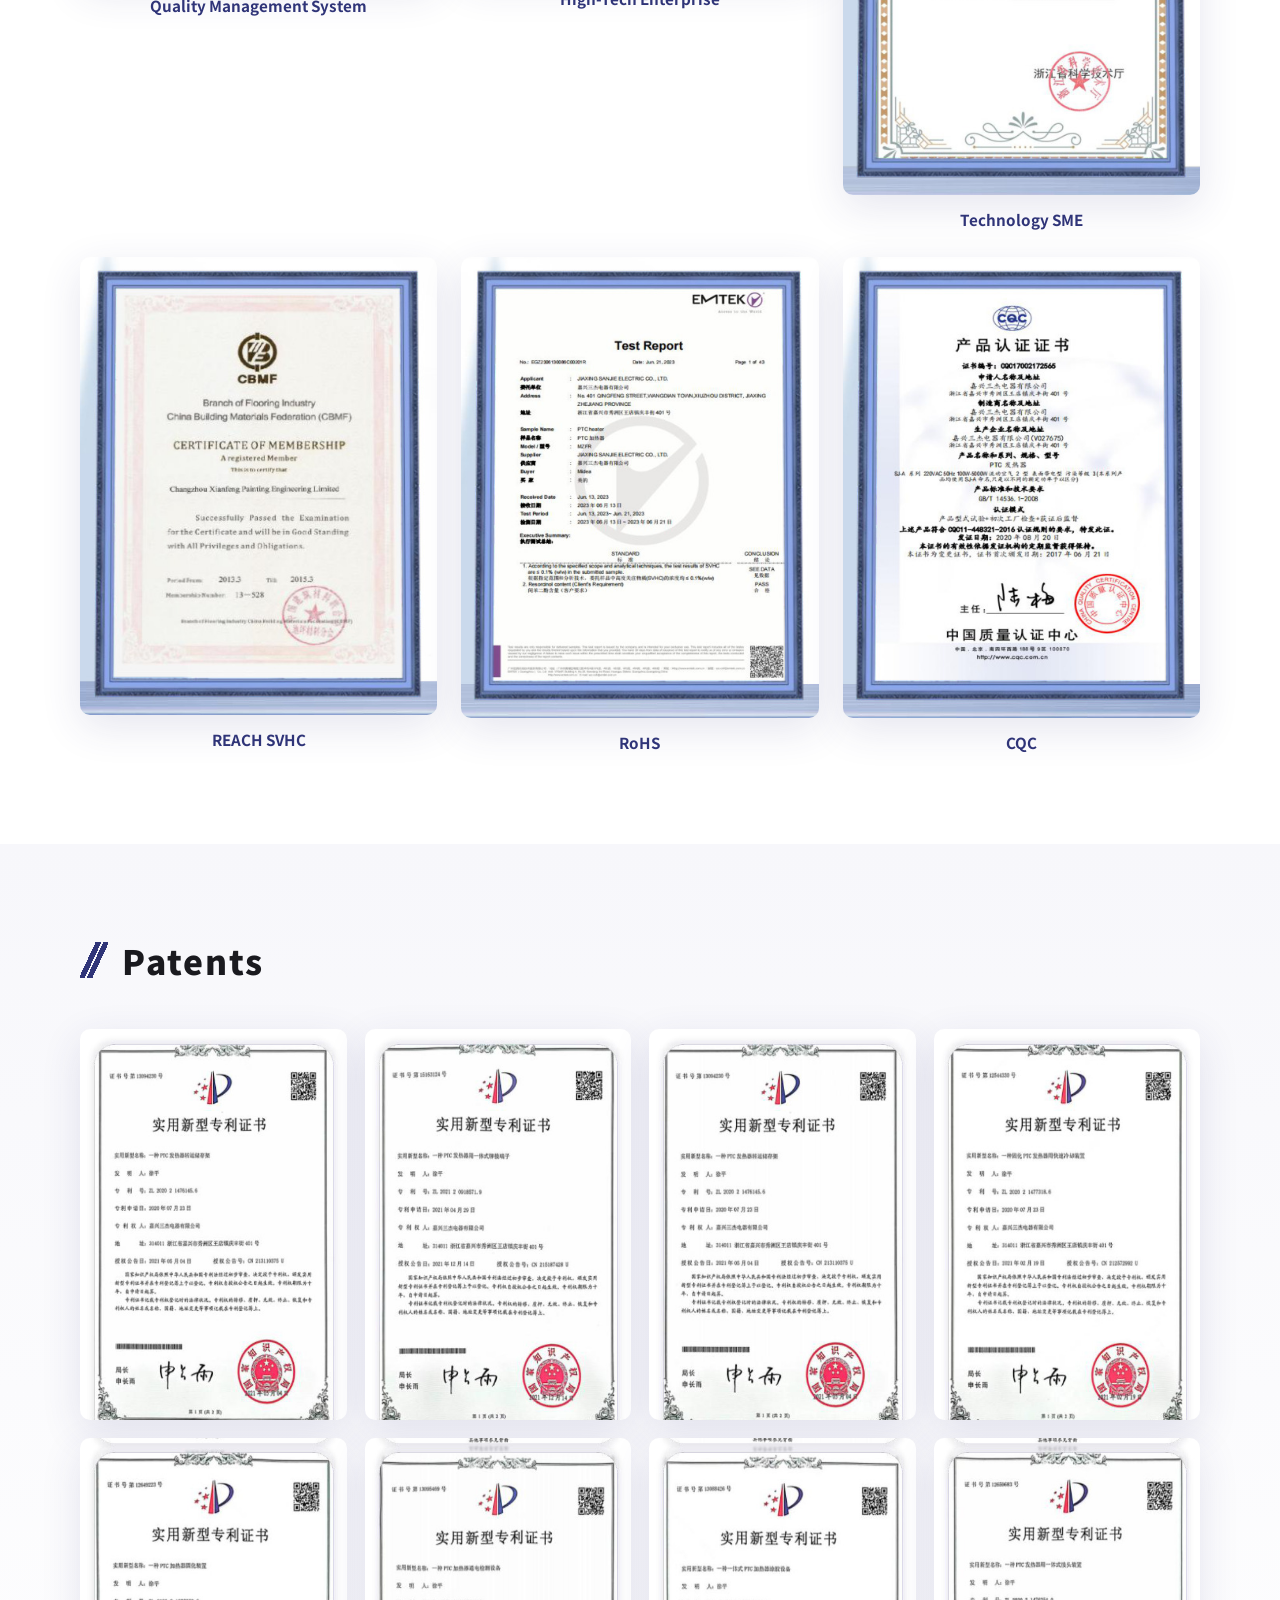
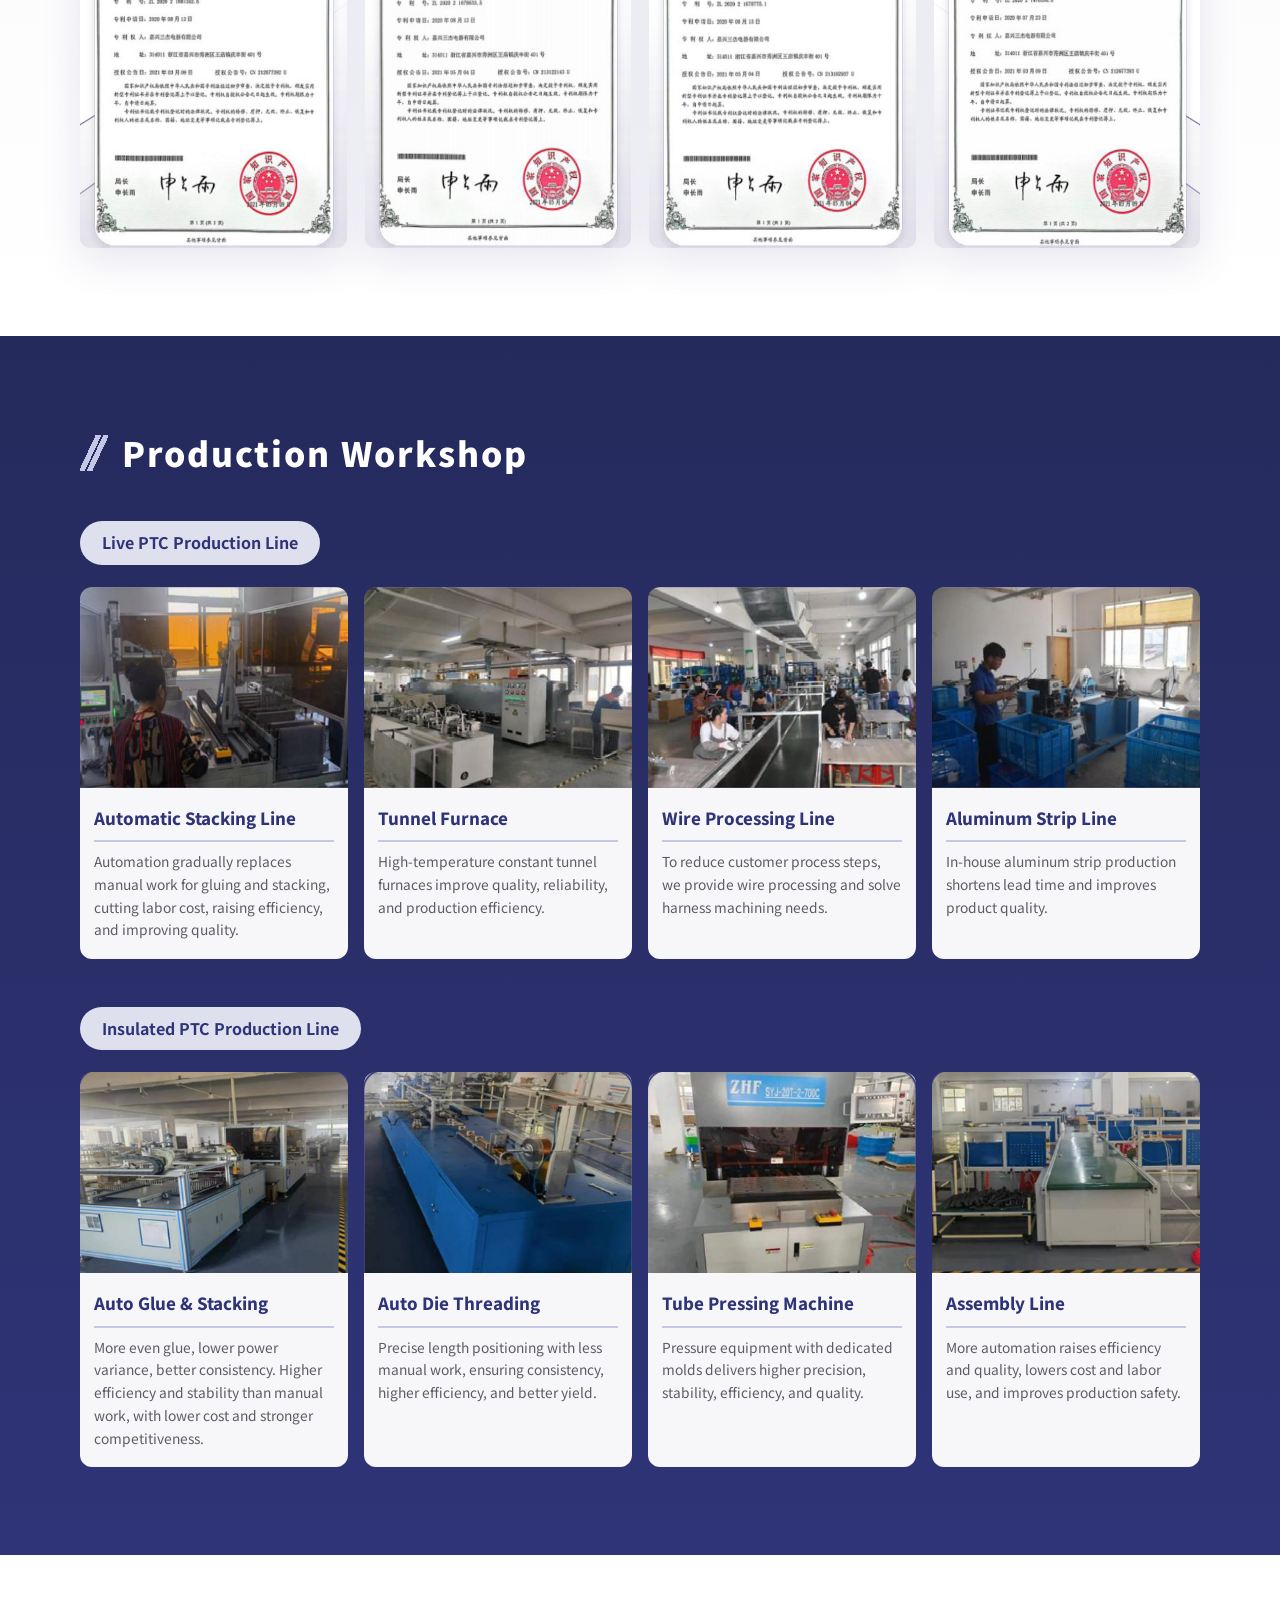
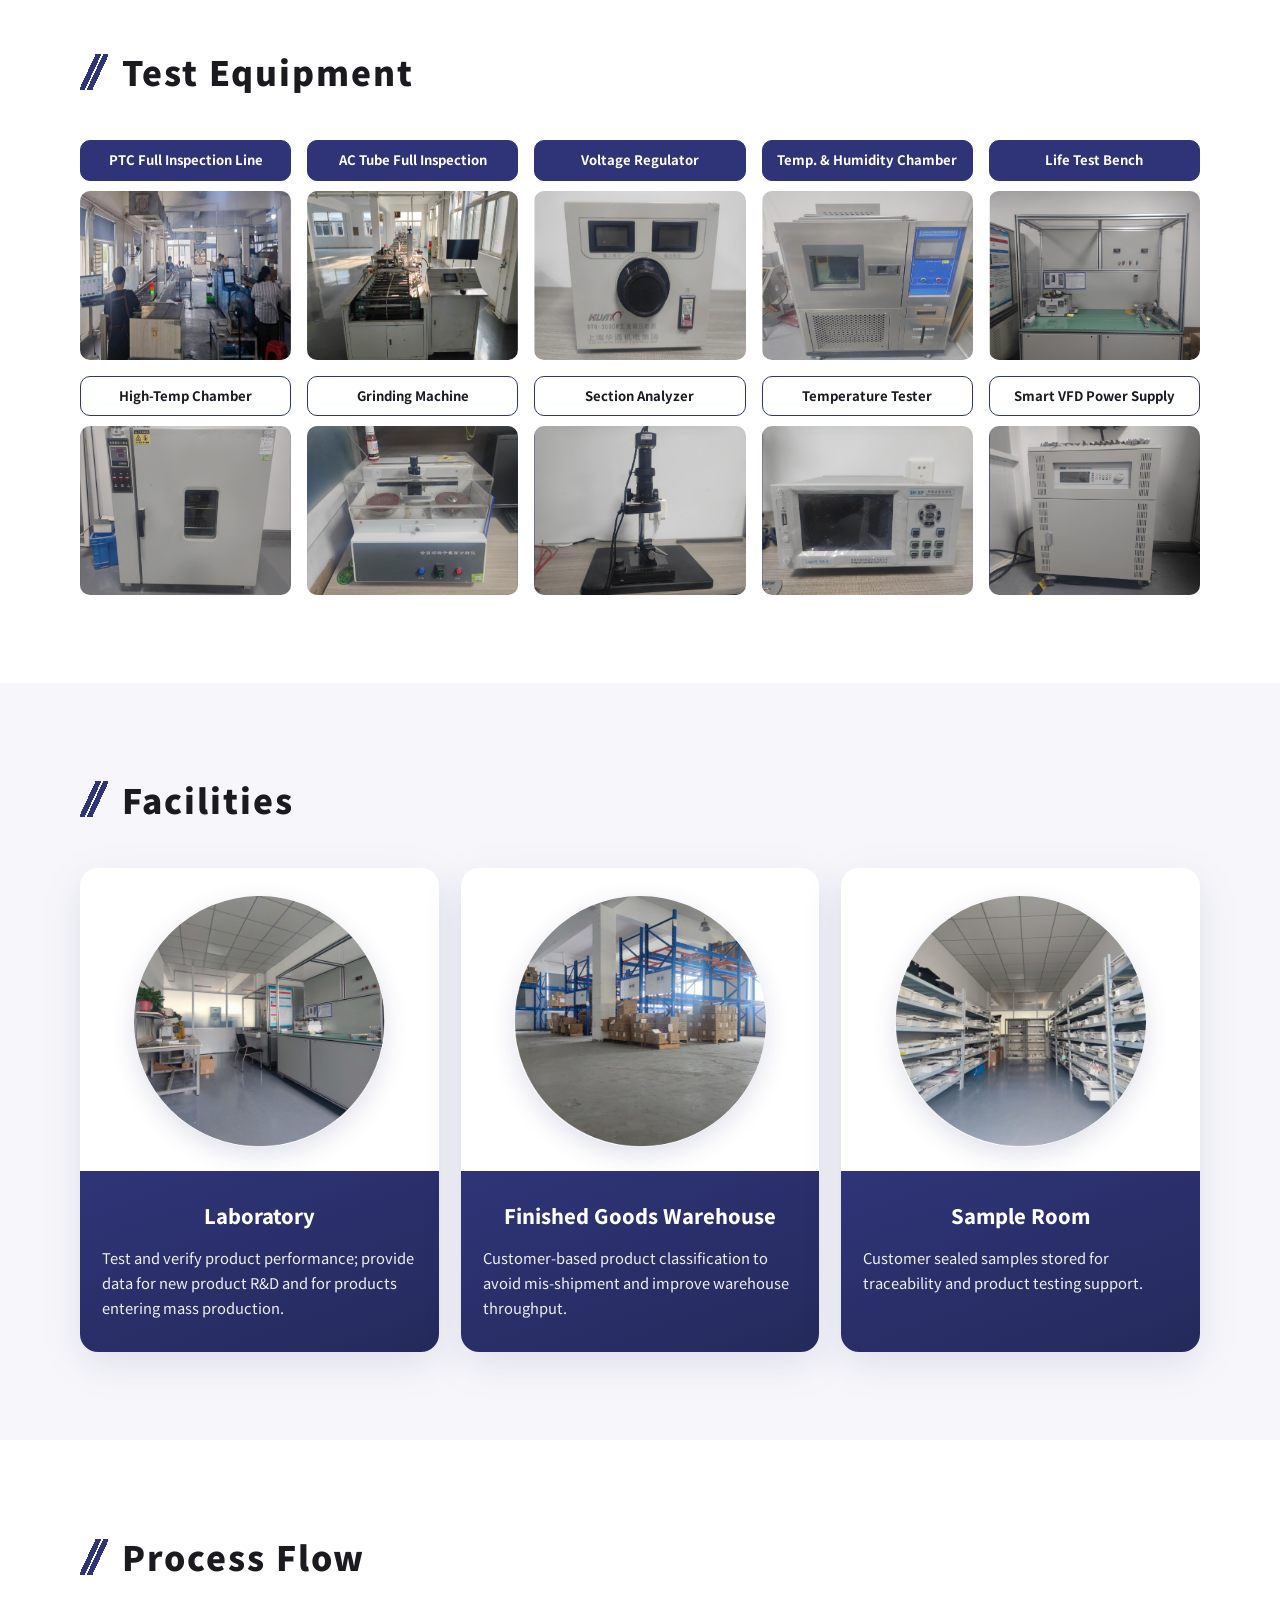
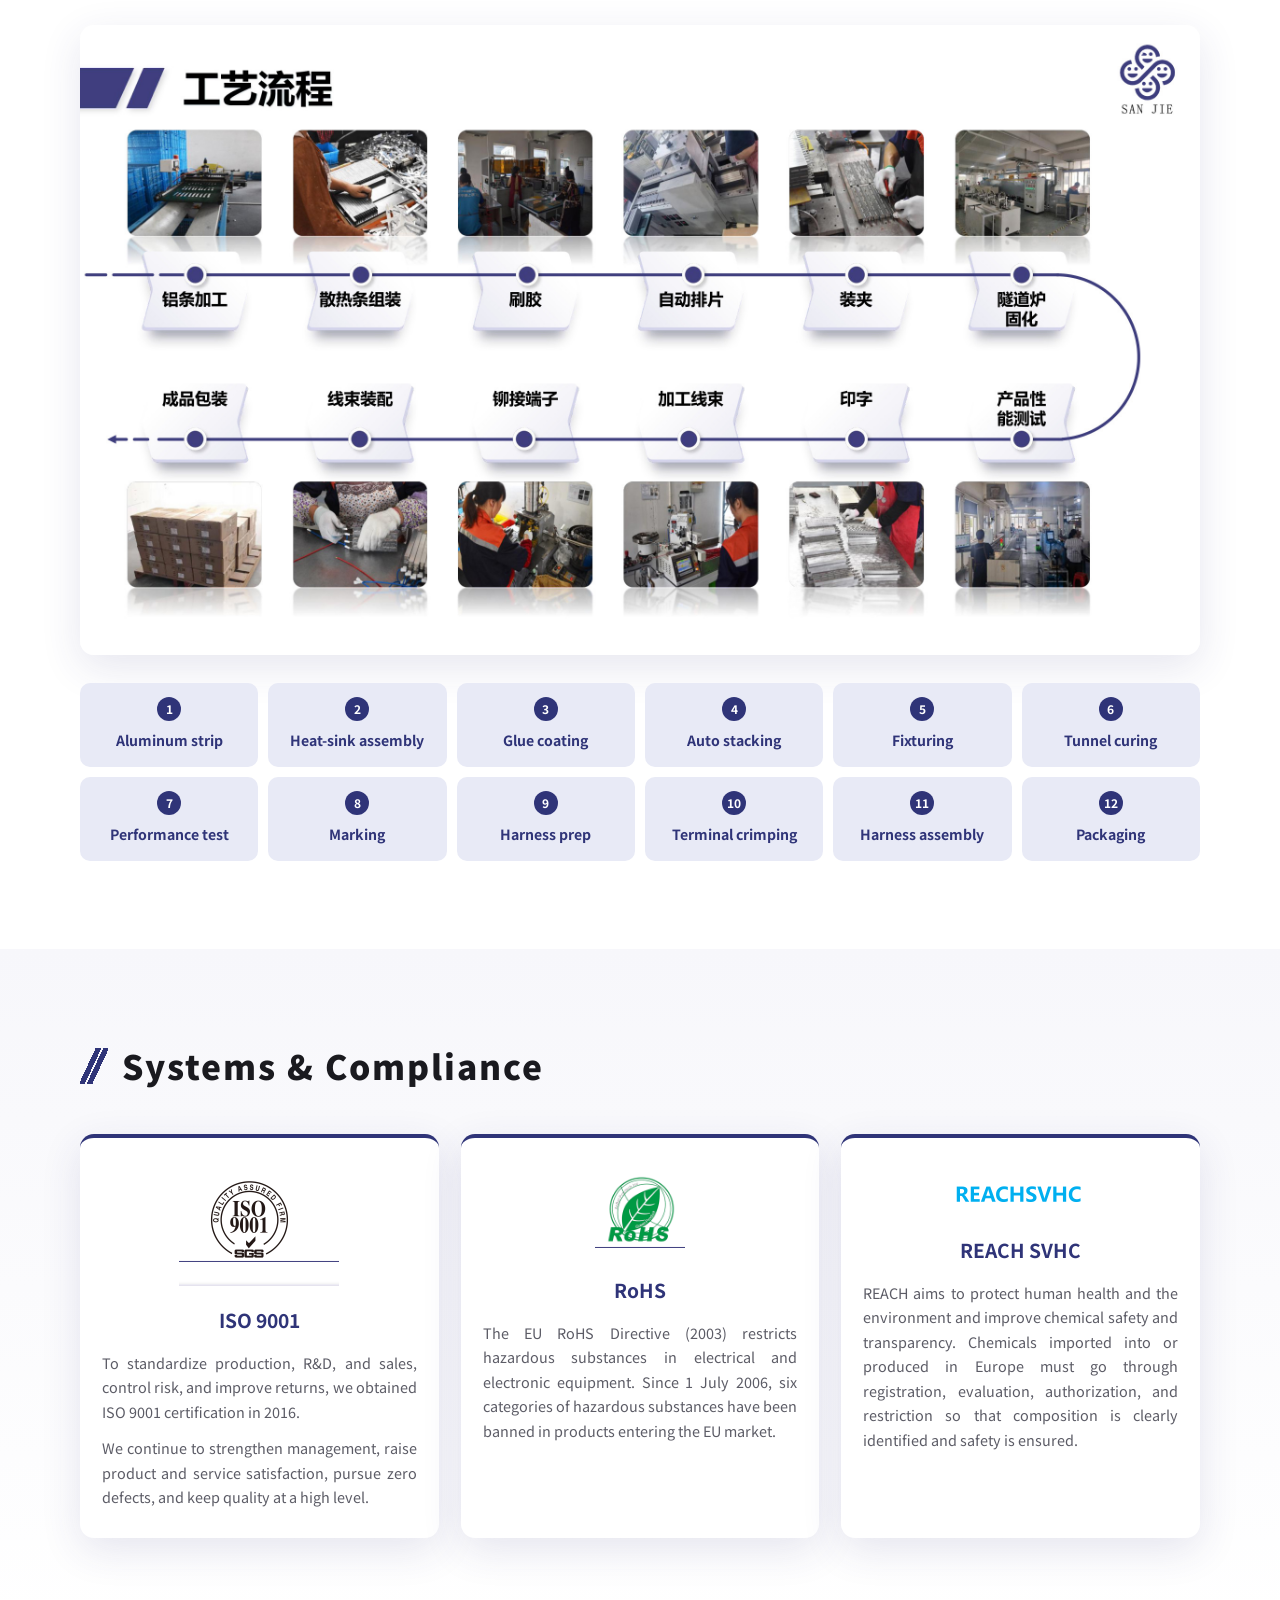
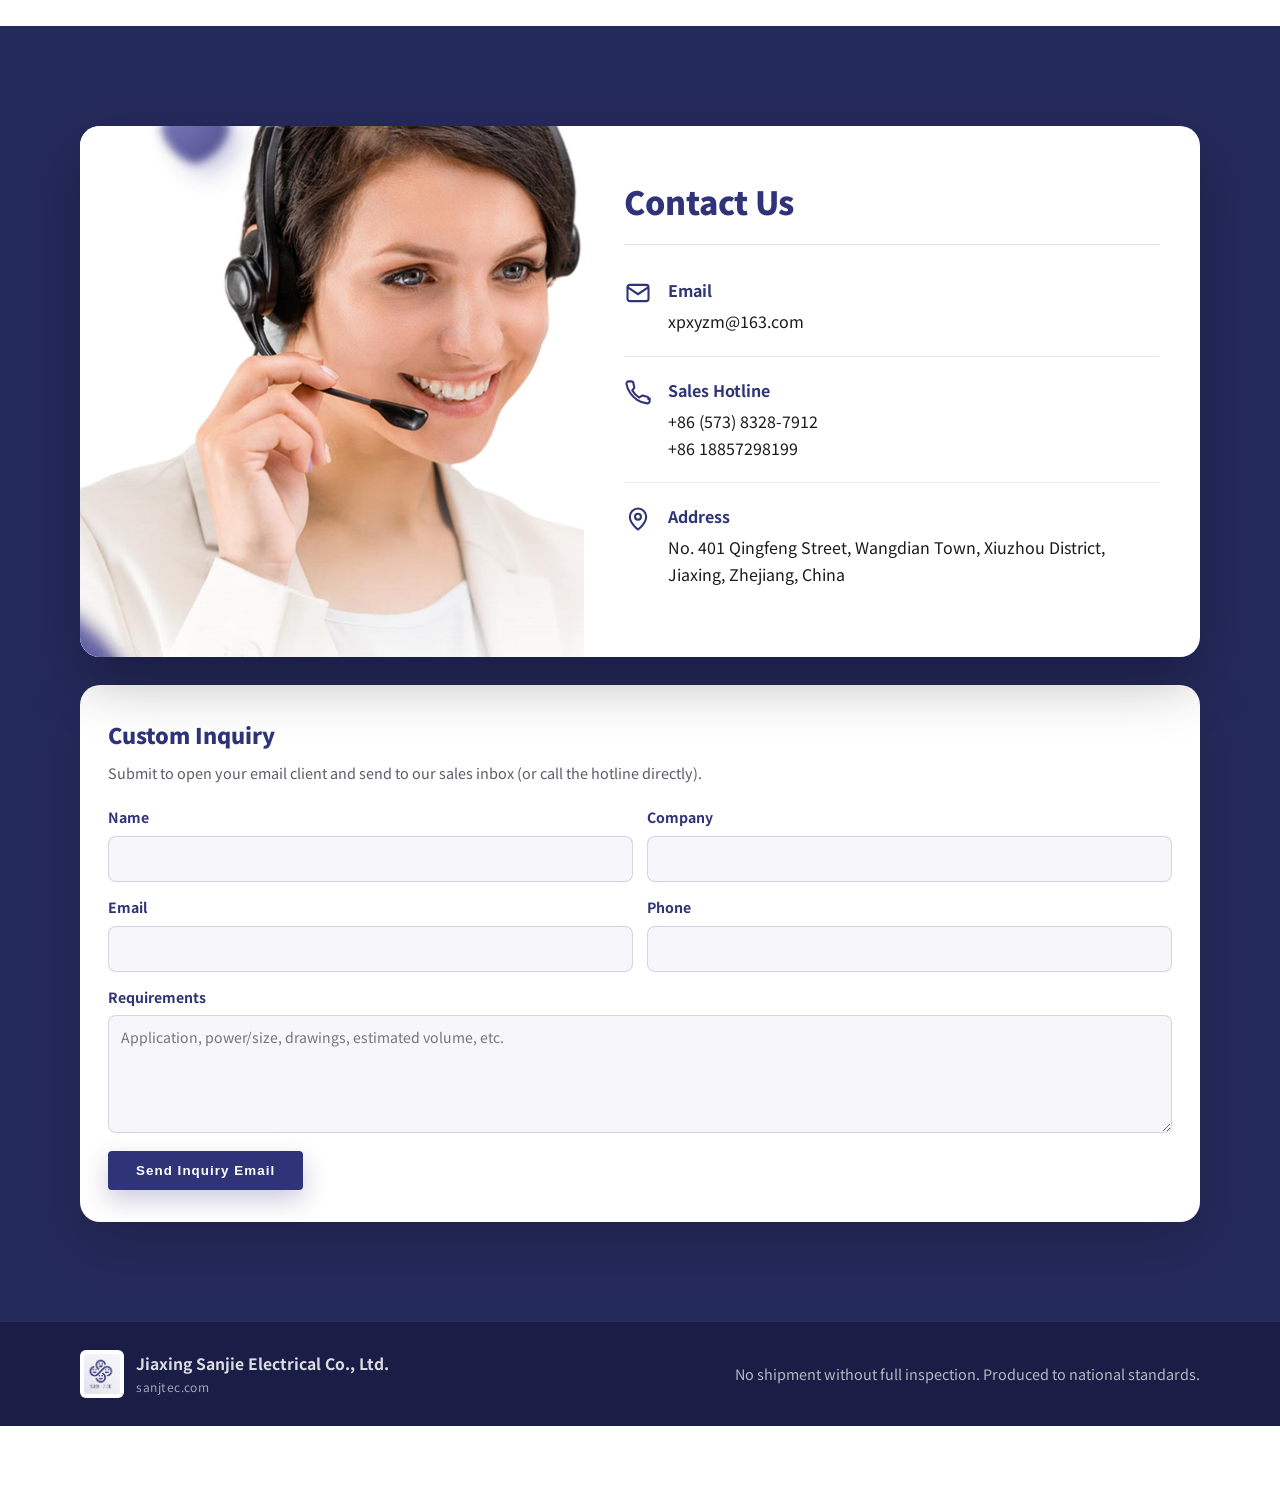
<file: en/index.html>
<!DOCTYPE html>
<html lang="en">
<head>
  <meta charset="UTF-8" />
  <meta name="viewport" content="width=device-width, initial-scale=1.0" />
  <title>Jiaxing Sanjie Electrical Co., Ltd. · PTC Heater Manufacturer</title>
  <meta name="description" content="Jiaxing Sanjie (sanjtec.com): custom PTC heating elements and thermal modules for OEM partners—joint design, in-house sampling and mass production. Heating appliances today; EV thermal parts roadmap." />
  <meta name="keywords" content="Sanjie, PTC heater, custom PTC module, OEM heater, EV heating, sanjtec" />
  <link rel="canonical" href="https://sanjtec.com/en/" />
  <link rel="alternate" hreflang="zh-CN" href="https://sanjtec.com/" />
  <link rel="alternate" hreflang="en" href="https://sanjtec.com/en/" />
  <link rel="alternate" hreflang="x-default" href="https://sanjtec.com/" />
  <meta property="og:type" content="website" />
  <meta property="og:locale" content="en_US" />
  <meta property="og:url" content="https://sanjtec.com/en/" />
  <meta property="og:title" content="Jiaxing Sanjie Electrical · PTC Heater Manufacturer" />
  <meta property="og:description" content="Heater modules, PTC electric heaters, and wire harnesses for heating appliances." />
  <meta property="og:image" content="https://sanjtec.com/web-assets/cover.jpg" />
  <meta property="og:site_name" content="SAN JIE · sanjtec.com" />
  <meta name="twitter:card" content="summary_large_image" />
  <link rel="preconnect" href="https://fonts.googleapis.com" />
  <link rel="preconnect" href="https://fonts.gstatic.com" crossorigin />
  <link href="https://fonts.googleapis.com/css2?family=Noto+Sans+SC:wght@400;500;700;900&family=Cormorant+Garamond:wght@600&display=swap" rel="stylesheet" />
  <link rel="stylesheet" href="../styles.css" />
  <link rel="icon" href="../web-assets/logo-tr.png" type="image/png" />
</head>
<body>
  <header class="site-header" id="top">
    <div class="header-inner">
      <a class="brand" href="#top" aria-label="Jiaxing Sanjie Electrical Co., Ltd.">
        <img src="../web-assets/logo-tr.png" alt="SAN JIE" class="brand-icon" />
      </a>
      <div class="header-actions">
        <a class="btn btn-sm header-cta" href="#contact">Request Quote</a>
        <div class="lang-switch" aria-label="Language">
          <a href="../">中文</a>
          <span aria-hidden="true">|</span>
          <a href="./" class="active" lang="en">EN</a>
        </div>
        <button class="nav-toggle" id="navToggle" aria-label="Open menu" aria-expanded="false">
          <span></span><span></span><span></span>
        </button>
      </div>
      <nav class="site-nav" id="siteNav">
        <a href="#about">About</a>
        <a href="#capability">Custom Capability</a>
        <a href="#products">Products</a>
        <a href="#clients">Clients</a>
        <a href="#honors">Certificates</a>
        <a href="#workshop">Workshop</a>
        <a href="#equipment">Equipment</a>
        <a href="#process">Process</a>
        <a href="#contact">Contact</a>
      </nav>
    </div>
  </header>

  <main>
    <section class="hero" id="hero">
      <div class="hero-visual">
        <img src="../web-assets/cover.jpg" alt="Jiaxing Sanjie Electrical company profile cover" class="hero-cover" />
      </div>
      <div class="hero-overlay">
        <div class="hero-copy">
          <img src="../web-assets/logo-tr.png" alt="SAN JIE" class="hero-logo" />
          <h1>Jiaxing Sanjie Electrical Co., Ltd.</h1>
          <p class="hero-sub">Company Profile</p>
          <p class="hero-tagline">Custom PTC thermal modules — design to in-house mass production</p>
          <div class="hero-actions">
            <a class="btn" href="#about">Discover Sanjie</a>
            <a class="btn btn-outline" href="#capability">Custom Capability</a>
            <a class="btn btn-outline" href="#contact">Request Quote</a>
          </div>
        </div>
      </div>
    </section>

    <section class="section about" id="about">
      <div class="container">
        <div class="section-head">
          <span class="accent-bars" aria-hidden="true"></span>
          <h2>About Us</h2>
        </div>
        <div class="about-grid">
          <div class="about-text">
            <h3>Jiaxing Sanjie Electrical Co., Ltd.</h3>
            <p>
              Founded in 2017 with registered capital of RMB 10 million, we specialize in R&amp;D and manufacturing of heater modules, PTC electric heaters, and wire harnesses. We mainly serve the heating appliance industry, guided by the core values of “quality focus, technology innovation, and dedicated service,” delivering safer and more practical products.
            </p>
            <p>
              Putting customer needs first, we continue to innovate while expanding in heating appliances. We supply quality products to well-known brands, earn trust across the industry, and build a strong reputation in the heater sector.
            </p>
          </div>
          <figure class="about-photo">
            <img src="../web-assets/factory.jpg" alt="Jiaxing Sanjie Electrical facility" />
          </figure>
        </div>
        <div class="about-cards">
          <article class="info-card">
            <img src="../web-assets/icon-capacity.png" alt="" class="card-icon" />
            <p>By 2020: 8,000 m² production area, automated lines, constant-temperature lab, automatic full-inspection lines, annual capacity up to 15 million sets.</p>
          </article>
          <article class="info-card">
            <img src="../web-assets/icon-goal.png" alt="" class="card-icon" />
            <p><strong>Our Goal:</strong> Become the most trusted core supplier in the heating appliance industry.</p>
          </article>
          <article class="info-card">
            <img src="../web-assets/icon-idea.png" alt="" class="card-icon" />
            <p><strong>Our Philosophy:</strong> “Integrity first, quality foremost, wholehearted service.” With strong technical capability, we ensure products that are safe and reliable.</p>
          </article>
        </div>
        <p class="promise">Our Promise: No shipment without full inspection. Strict production to national standards.</p>
      </div>
    </section>

    <!-- Capability: additive only — does not replace existing product copy -->
    <section class="section capability" id="capability">
      <div class="container">
        <div class="section-head">
          <span class="accent-bars" aria-hidden="true"></span>
          <h2>Custom Capability</h2>
        </div>
        <p class="capability-lead">
          We partner with OEMs and system integrators on custom PTC thermal modules: joint design support, in-house manufacturing, and a clear path from prototype to mass production.
        </p>
        <div class="capability-grid">
          <article class="capability-card">
            <h3>Partner Customization</h3>
            <p>We co-develop PTC heating elements and thermal modules to your duty cycle, drawings, or application needs—not only off-the-shelf standard parts.</p>
          </article>
          <article class="capability-card">
            <h3>In-House Mass Production</h3>
            <p>With our own workshop and automated lines, approved custom designs move directly into pilot runs and volume production for more controllable lead time and quality.</p>
          </article>
          <article class="capability-card">
            <h3>Design to Delivery</h3>
            <p>From concept discussion and sampling to performance testing and finished packaging, we help partners embed heating parts into complete products or assemblies.</p>
          </article>
        </div>
        <ol class="service-flow">
          <li><span class="sf-step">01</span><strong>Requirements</strong><p>Duty cycle, power, size, timeline</p></li>
          <li><span class="sf-step">02</span><strong>Joint Design</strong><p>Concept and structure together</p></li>
          <li><span class="sf-step">03</span><strong>Sampling</strong><p>Prototype and performance tests</p></li>
          <li><span class="sf-step">04</span><strong>Mass Production</strong><p>In-house volume supply</p></li>
        </ol>
        <div class="capability-apps">
          <h3>Application Focus</h3>
          <ul>
            <li>Appliances &amp; heating: bathroom heaters, fan heaters, air conditioners, robot vacuums, clothes dryers, and related modules</li>
            <li>Industrial &amp; equipment: temperature control, anti-condensation, and custom heating parts for devices</li>
            <li>New energy roadmap: custom parts for EV cabin heating, battery heating, and thermal-management zones (under continuous development)</li>
          </ul>
        </div>
        <p class="capability-cta-line">
          For drawing review, sampling, or volume supply, please
          <a href="#contact">contact us</a>
          with your requirements.
        </p>
      </div>
    </section>

    <section class="section products" id="products">
      <div class="container">
        <div class="section-head">
          <span class="accent-bars" aria-hidden="true"></span>
          <h2>Products</h2>
        </div>

        <div class="product-block">
          <div class="product-copy">
            <h3>Bathroom Heater · Fan Heater · Pet Room</h3>
            <p class="product-tag">Live (energized) PTC heaters</p>
            <p>For bathroom heaters, fan heaters, dryers, and similar products</p>
          </div>
          <div class="product-gallery">
            <img src="../web-assets/prod-live-1.jpg" alt="Live PTC heater product 1" />
            <img src="../web-assets/prod-live-2.jpg" alt="Live PTC heater product 2" />
            <img src="../web-assets/prod-live-3.jpg" alt="Live PTC heater product 3" />
            <img src="../web-assets/prod-live-4.jpg" alt="Live PTC heater product 4" />
          </div>
        </div>

        <div class="product-block">
          <div class="product-copy">
            <h3>Air Conditioner · Robot Vacuum · Clothes Dryer</h3>
            <p class="product-tag">Insulated PTC heaters</p>
            <p>For air conditioners, electric clothes dryers, robot vacuums, and similar products</p>
          </div>
          <div class="product-gallery">
            <img src="../web-assets/prod-ins-1.jpg" alt="Insulated PTC heater product 1" />
            <img src="../web-assets/prod-ins-2.jpg" alt="Insulated PTC heater product 2" />
            <img src="../web-assets/prod-ins-3.jpg" alt="Insulated PTC heater product 3" />
            <img src="../web-assets/prod-ins-4.jpg" alt="Insulated PTC heater product 4" />
          </div>
        </div>
      </div>
    </section>

    <section class="section clients" id="clients">
      <div class="container">
        <div class="section-head">
          <span class="accent-bars" aria-hidden="true"></span>
          <h2>Clients</h2>
        </div>
        <div class="client-grid">
          <img src="../web-assets/client-midea.jpg" alt="Midea" />
          <img src="../web-assets/client-aupu.jpg" alt="AUPU" />
          <img src="../web-assets/client-aux.jpg" alt="AUX" />
          <img src="../web-assets/client-opple.jpg" alt="OPPLE" />
          <img src="../web-assets/client-pak.jpg" alt="Pak" />
          <img src="../web-assets/client-haier.jpg" alt="Haier" />
          <img src="../web-assets/client-nvc.jpg" alt="NVC" />
          <img src="../web-assets/client-delixi.jpg" alt="DELIXI" />
          <img src="../web-assets/client-yuetu.jpg" alt="YUETU" />
        </div>
      </div>
      <div class="clients-wave" aria-hidden="true"></div>
    </section>

    <section class="section honors" id="honors">
      <div class="container">
        <div class="section-head">
          <span class="accent-bars" aria-hidden="true"></span>
          <h2>Certificates</h2>
        </div>
        <div class="honor-grid">
          <figure>
            <img src="../web-assets/cert-iso.jpg" alt="Quality management system certificate" />
            <figcaption>Quality Management System</figcaption>
          </figure>
          <figure>
            <img src="../web-assets/cert-hightech.jpg" alt="High-tech enterprise" />
            <figcaption>High-Tech Enterprise</figcaption>
          </figure>
          <figure>
            <img src="../web-assets/cert-tech.jpg" alt="Technology SME" />
            <figcaption>Technology SME</figcaption>
          </figure>
          <figure>
            <img src="../web-assets/cert-reach.jpg" alt="REACH SVHC" />
            <figcaption>REACH SVHC</figcaption>
          </figure>
          <figure>
            <img src="../web-assets/cert-rohs.jpg" alt="RoHS" />
            <figcaption>RoHS</figcaption>
          </figure>
          <figure>
            <img src="../web-assets/cert-cqc.jpg" alt="CQC" />
            <figcaption>CQC</figcaption>
          </figure>
        </div>
      </div>
    </section>

    <section class="section patents" id="patents">
      <div class="container">
        <div class="section-head">
          <span class="accent-bars" aria-hidden="true"></span>
          <h2>Patents</h2>
        </div>
        <div class="patent-grid">
          <img src="../web-assets/patent-1.jpg" alt="Utility model patent 1" />
          <img src="../web-assets/patent-2.jpg" alt="Utility model patent 2" />
          <img src="../web-assets/patent-3.jpg" alt="Utility model patent 3" />
          <img src="../web-assets/patent-4.jpg" alt="Utility model patent 4" />
          <img src="../web-assets/patent-5.jpg" alt="Utility model patent 5" />
          <img src="../web-assets/patent-6.jpg" alt="Utility model patent 6" />
          <img src="../web-assets/patent-7.jpg" alt="Utility model patent 7" />
          <img src="../web-assets/patent-8.jpg" alt="Utility model patent 8" />
        </div>
      </div>
    </section>

    <section class="section workshop" id="workshop">
      <div class="container">
        <div class="section-head light">
          <span class="accent-bars" aria-hidden="true"></span>
          <h2>Production Workshop</h2>
        </div>

        <div class="workshop-group">
          <span class="workshop-badge">Live PTC Production Line</span>
          <div class="workshop-grid">
            <article>
              <img src="../web-assets/ws-live-1.jpg" alt="Automatic stacking line" />
              <div class="ws-body">
                <h3>Automatic Stacking Line</h3>
                <p>Automation gradually replaces manual work for gluing and stacking, cutting labor cost, raising efficiency, and improving quality.</p>
              </div>
            </article>
            <article>
              <img src="../web-assets/ws-live-2.jpg" alt="Tunnel furnace" />
              <div class="ws-body">
                <h3>Tunnel Furnace</h3>
                <p>High-temperature constant tunnel furnaces improve quality, reliability, and production efficiency.</p>
              </div>
            </article>
            <article>
              <img src="../web-assets/ws-live-3.jpg" alt="Wire processing line" />
              <div class="ws-body">
                <h3>Wire Processing Line</h3>
                <p>To reduce customer process steps, we provide wire processing and solve harness machining needs.</p>
              </div>
            </article>
            <article>
              <img src="../web-assets/ws-live-4.jpg" alt="Aluminum strip line" />
              <div class="ws-body">
                <h3>Aluminum Strip Line</h3>
                <p>In-house aluminum strip production shortens lead time and improves product quality.</p>
              </div>
            </article>
          </div>
        </div>

        <div class="workshop-group">
          <span class="workshop-badge">Insulated PTC Production Line</span>
          <div class="workshop-grid">
            <article>
              <img src="../web-assets/ws-ins-1.jpg" alt="Automatic glue &amp; stacking machine" />
              <div class="ws-body">
                <h3>Auto Glue &amp; Stacking</h3>
                <p>More even glue, lower power variance, better consistency. Higher efficiency and stability than manual work, with lower cost and stronger competitiveness.</p>
              </div>
            </article>
            <article>
              <img src="../web-assets/ws-ins-2.jpg" alt="Automatic die threading machine" />
              <div class="ws-body">
                <h3>Auto Die Threading</h3>
                <p>Precise length positioning with less manual work, ensuring consistency, higher efficiency, and better yield.</p>
              </div>
            </article>
            <article>
              <img src="../web-assets/ws-ins-3.jpg" alt="Tube pressing machine" />
              <div class="ws-body">
                <h3>Tube Pressing Machine</h3>
                <p>Pressure equipment with dedicated molds delivers higher precision, stability, efficiency, and quality.</p>
              </div>
            </article>
            <article>
              <img src="../web-assets/ws-ins-4.jpg" alt="Assembly line" />
              <div class="ws-body">
                <h3>Assembly Line</h3>
                <p>More automation raises efficiency and quality, lowers cost and labor use, and improves production safety.</p>
              </div>
            </article>
          </div>
        </div>
      </div>
    </section>

    <section class="section equipment" id="equipment">
      <div class="container">
        <div class="section-head">
          <span class="accent-bars" aria-hidden="true"></span>
          <h2>Test Equipment</h2>
        </div>
        <div class="equip-grid">
          <figure>
            <span class="equip-label filled">PTC Full Inspection Line</span>
            <img src="../web-assets/eq-1.jpg" alt="PTC full inspection line" />
          </figure>
          <figure>
            <span class="equip-label filled">AC Tube Full Inspection</span>
            <img src="../web-assets/eq-2.jpg" alt="Air-conditioner tube full inspection line" />
          </figure>
          <figure>
            <span class="equip-label filled">Voltage Regulator</span>
            <img src="../web-assets/eq-3.jpg" alt="Voltage regulator" />
          </figure>
          <figure>
            <span class="equip-label filled">Temp. &amp; Humidity Chamber</span>
            <img src="../web-assets/eq-4.jpg" alt="Constant temperature and humidity chamber" />
          </figure>
          <figure>
            <span class="equip-label filled">Life Test Bench</span>
            <img src="../web-assets/eq-5.jpg" alt="Life test bench" />
          </figure>
          <figure>
            <span class="equip-label">High-Temp Chamber</span>
            <img src="../web-assets/eq-6.jpg" alt="High temperature chamber" />
          </figure>
          <figure>
            <span class="equip-label">Grinding Machine</span>
            <img src="../web-assets/eq-7.jpg" alt="Grinding machine" />
          </figure>
          <figure>
            <span class="equip-label">Section Analyzer</span>
            <img src="../web-assets/eq-8.jpg" alt="Section analyzer" />
          </figure>
          <figure>
            <span class="equip-label">Temperature Tester</span>
            <img src="../web-assets/eq-9.jpg" alt="Temperature tester" />
          </figure>
          <figure>
            <span class="equip-label">Smart VFD Power Supply</span>
            <img src="../web-assets/eq-10.jpg" alt="Intelligent variable frequency power supply" />
          </figure>
        </div>
      </div>
    </section>

    <section class="section facilities" id="facilities">
      <div class="container">
        <div class="section-head">
          <span class="accent-bars" aria-hidden="true"></span>
          <h2>Facilities</h2>
        </div>
        <div class="facility-grid">
          <article class="facility-card">
            <img src="../web-assets/fac-lab.jpg" alt="Laboratory" class="facility-photo" />
            <div class="facility-body">
              <h3>Laboratory</h3>
              <p>Test and verify product performance; provide data for new product R&amp;D and for products entering mass production.</p>
            </div>
          </article>
          <article class="facility-card">
            <img src="../web-assets/fac-warehouse.jpg" alt="Finished goods warehouse" class="facility-photo" />
            <div class="facility-body">
              <h3>Finished Goods Warehouse</h3>
              <p>Customer-based product classification to avoid mis-shipment and improve warehouse throughput.</p>
            </div>
          </article>
          <article class="facility-card">
            <img src="../web-assets/fac-sample.jpg" alt="Sample room" class="facility-photo" />
            <div class="facility-body">
              <h3>Sample Room</h3>
              <p>Customer sealed samples stored for traceability and product testing support.</p>
            </div>
          </article>
        </div>
      </div>
    </section>

    <section class="section process" id="process">
      <div class="container">
        <div class="section-head">
          <span class="accent-bars" aria-hidden="true"></span>
          <h2>Process Flow</h2>
        </div>
        <figure class="process-figure">
          <img src="../web-assets/process-flow.jpg" alt="Process flow from aluminum strip processing to finished packaging" />
        </figure>
        <ol class="process-list">
          <li>Aluminum strip</li>
          <li>Heat-sink assembly</li>
          <li>Glue coating</li>
          <li>Auto stacking</li>
          <li>Fixturing</li>
          <li>Tunnel curing</li>
          <li>Performance test</li>
          <li>Marking</li>
          <li>Harness prep</li>
          <li>Terminal crimping</li>
          <li>Harness assembly</li>
          <li>Packaging</li>
        </ol>
      </div>
    </section>

    <section class="section systems" id="systems">
      <div class="container">
        <div class="section-head">
          <span class="accent-bars" aria-hidden="true"></span>
          <h2>Systems &amp; Compliance</h2>
        </div>
        <div class="systems-grid">
          <article class="system-card">
            <img src="../web-assets/badge-iso.jpg" alt="ISO 9001" class="system-badge" />
            <h3>ISO 9001</h3>
            <p>
              To standardize production, R&amp;D, and sales, control risk, and improve returns, we obtained ISO 9001 certification in 2016.
            </p>
            <p>
              We continue to strengthen management, raise product and service satisfaction, pursue zero defects, and keep quality at a high level.
            </p>
          </article>
          <article class="system-card">
            <img src="../web-assets/badge-rohs.png" alt="RoHS" class="system-badge badge-sm" />
            <h3>RoHS</h3>
            <p>
              The EU RoHS Directive (2003) restricts hazardous substances in electrical and electronic equipment. Since 1 July 2006, six categories of hazardous substances have been banned in products entering the EU market.
            </p>
          </article>
          <article class="system-card">
            <img src="../web-assets/badge-reach.jpg" alt="REACH SVHC" class="system-badge" />
            <h3>REACH SVHC</h3>
            <p>
              REACH aims to protect human health and the environment and improve chemical safety and transparency. Chemicals imported into or produced in Europe must go through registration, evaluation, authorization, and restriction so that composition is clearly identified and safety is ensured.
            </p>
          </article>
        </div>
      </div>
    </section>

    <section class="section contact" id="contact">
      <div class="contact-bg" aria-hidden="true">
        <span class="contact-watermark">CONTACT</span>
      </div>
      <div class="container">
        <div class="contact-card">
          <div class="contact-photo">
            <img src="../web-assets/contact-person.jpg" alt="Contact us" />
          </div>
          <div class="contact-info">
            <h2>Contact Us</h2>
            <ul>
              <li>
                <span class="ci-icon" aria-hidden="true">
                  <svg viewBox="0 0 24 24" fill="none" stroke="currentColor" stroke-width="1.8"><rect x="3" y="5" width="18" height="14" rx="2"/><path d="M3 7l9 6 9-6"/></svg>
                </span>
                <div>
                  <strong>Email</strong>
                  <a href="mailto:xpxyzm@163.com">xpxyzm@163.com</a>
                </div>
              </li>
              <li>
                <span class="ci-icon" aria-hidden="true">
                  <svg viewBox="0 0 24 24" fill="none" stroke="currentColor" stroke-width="1.8"><path d="M22 16.9v2a2 2 0 0 1-2.2 2 19.8 19.8 0 0 1-8.6-3.1 19.5 19.5 0 0 1-6-6A19.8 19.8 0 0 1 2.1 4.2 2 2 0 0 1 4.1 2h2a2 2 0 0 1 2 1.7c.1.9.3 1.8.6 2.6a2 2 0 0 1-.5 2.1L7.1 9.9a16 16 0 0 0 6 6l1.5-1.1a2 2 0 0 1 2.1-.4c.8.3 1.7.5 2.6.6a2 2 0 0 1 1.7 2z"/></svg>
                </span>
                <div>
                  <strong>Sales Hotline</strong>
                  <a href="tel:+8657383287912">+86 (573) 8328-7912</a>
                  <a href="tel:+8618857298199">+86 18857298199</a>
                </div>
              </li>
              <li>
                <span class="ci-icon" aria-hidden="true">
                  <svg viewBox="0 0 24 24" fill="none" stroke="currentColor" stroke-width="1.8"><path d="M12 21s7-5.3 7-11a7 7 0 1 0-14 0c0 5.7 7 11 7 11z"/><circle cx="12" cy="10" r="2.5"/></svg>
                </span>
                <div>
                  <strong>Address</strong>
                  <p>No. 401 Qingfeng Street, Wangdian Town, Xiuzhou District, Jiaxing, Zhejiang, China</p>
                </div>
              </li>
            </ul>
          </div>
        </div>

        <div class="inquiry-panel" id="inquiry">
          <h3>Custom Inquiry</h3>
          <p class="inquiry-note">Submit to open your email client and send to our sales inbox (or call the hotline directly).</p>
          <form class="inquiry-form" id="inquiryForm" data-email="xpxyzm@163.com" data-subject="Sanjtec website custom inquiry">
            <div class="inquiry-grid">
              <label>Name<input name="name" type="text" required autocomplete="name" /></label>
              <label>Company<input name="company" type="text" autocomplete="organization" /></label>
              <label>Email<input name="email" type="email" required autocomplete="email" /></label>
              <label>Phone<input name="phone" type="tel" autocomplete="tel" /></label>
            </div>
            <label class="inquiry-full">Requirements
              <textarea name="message" rows="4" required placeholder="Application, power/size, drawings, estimated volume, etc."></textarea>
            </label>
            <button class="btn" type="submit">Send Inquiry Email</button>
          </form>
        </div>
      </div>
    </section>
  </main>

  <div class="sticky-cta" id="stickyCta">
    <a href="#capability">Capability</a>
    <a class="sticky-primary" href="#contact">Request Quote</a>
    <a href="tel:+8618857298199">Call</a>
  </div>

  <footer class="site-footer">
    <div class="container footer-inner">
      <div class="footer-brand">
        <img src="../web-assets/logo-tr.png" alt="SAN JIE" />
        <div>
          <strong>Jiaxing Sanjie Electrical Co., Ltd.</strong>
          <span>sanjtec.com</span>
        </div>
      </div>
      <p>No shipment without full inspection. Produced to national standards.</p>
    </div>
  </footer>

  <div class="lightbox" id="lightbox" hidden>
    <button class="lightbox-close" id="lightboxClose" aria-label="Close">×</button>
    <img id="lightboxImg" alt="" />
  </div>

  <script src="../main.js"></script>
</body>
</html>
</file>
<file: styles.css>
:root {
  --navy: #2f3478;
  --navy-deep: #252a5c;
  --navy-soft: #5a5f9a;
  --lavender: #e8eaf6;
  --lavender-mid: #c5c8e4;
  --ink: #1a1a1f;
  --muted: #5c5c66;
  --paper: #f7f7fb;
  --white: #ffffff;
  --shadow: 0 12px 40px rgba(47, 52, 120, 0.12);
  --radius: 14px;
  --header-h: 72px;
  --font: "Noto Sans SC", "PingFang SC", "Microsoft YaHei", sans-serif;
  --display: "Cormorant Garamond", "Noto Serif SC", serif;
}

*,
*::before,
*::after {
  box-sizing: border-box;
}

html {
  scroll-behavior: smooth;
}

body {
  margin: 0;
  font-family: var(--font);
  color: var(--ink);
  background: var(--white);
  line-height: 1.7;
  overflow-x: hidden;
}

img {
  max-width: 100%;
  height: auto;
  display: block;
}

a {
  color: inherit;
  text-decoration: none;
}

.container {
  width: min(1120px, calc(100% - 40px));
  margin-inline: auto;
}

/* Header */
.site-header {
  position: fixed;
  inset: 0 0 auto;
  z-index: 100;
  height: var(--header-h);
  background: rgba(255, 255, 255, 0.92);
  backdrop-filter: blur(12px);
  border-bottom: 1px solid rgba(47, 52, 120, 0.08);
  transition: box-shadow 0.3s ease, background 0.3s ease;
}

.site-header.scrolled {
  box-shadow: 0 8px 24px rgba(47, 52, 120, 0.1);
}

.header-inner {
  width: min(1200px, calc(100% - 32px));
  margin: 0 auto;
  height: 100%;
  display: flex;
  align-items: center;
  justify-content: space-between;
  gap: 24px;
  position: relative;
}

.header-actions {
  display: flex;
  align-items: center;
  gap: 14px;
  margin-left: auto;
  order: 3;
}

.site-nav {
  order: 2;
}

.lang-switch {
  display: flex;
  align-items: center;
  gap: 8px;
  font-size: 0.88rem;
  font-weight: 700;
  color: var(--muted);
  white-space: nowrap;
}

.lang-switch a {
  color: var(--muted);
  transition: color 0.2s;
}

.lang-switch a:hover,
.lang-switch a.active {
  color: var(--navy);
}

.lang-switch span {
  opacity: 0.35;
}

.brand {
  display: flex;
  align-items: center;
  gap: 10px;
  flex-shrink: 0;
}

.brand-icon {
  width: auto;
  height: 52px;
  object-fit: contain;
}

.site-nav {
  display: flex;
  flex-wrap: wrap;
  gap: 4px 18px;
  justify-content: flex-end;
  flex: 1;
}

.site-nav a {
  font-size: 0.92rem;
  color: var(--muted);
  font-weight: 500;
  position: relative;
  padding: 4px 0;
  transition: color 0.2s;
}

.site-nav a::after {
  content: "";
  position: absolute;
  left: 0;
  bottom: 0;
  width: 0;
  height: 2px;
  background: var(--navy);
  transition: width 0.25s ease;
}

.site-nav a:hover,
.site-nav a.active {
  color: var(--navy);
}

.site-nav a:hover::after,
.site-nav a.active::after {
  width: 100%;
}

.nav-toggle {
  display: none;
  width: 42px;
  height: 42px;
  border: 0;
  background: transparent;
  cursor: pointer;
  padding: 10px;
  flex-direction: column;
  justify-content: center;
  gap: 5px;
}

.nav-toggle span {
  display: block;
  height: 2px;
  background: var(--navy);
  border-radius: 2px;
  transition: 0.25s;
}

/* Hero */
.hero {
  position: relative;
  min-height: 100vh;
  min-height: 100dvh;
  display: grid;
  place-items: stretch;
  margin-top: 0;
  overflow: hidden;
}

.hero-visual {
  position: absolute;
  inset: 0;
}

.hero-cover {
  width: 100%;
  height: 100%;
  object-fit: cover;
  object-position: center;
  animation: heroZoom 18s ease-in-out infinite alternate;
}

@keyframes heroZoom {
  from { transform: scale(1); }
  to { transform: scale(1.06); }
}

.hero-overlay {
  position: relative;
  z-index: 1;
  display: flex;
  align-items: center;
  justify-content: flex-end;
  padding: calc(var(--header-h) + 40px) 6vw 60px;
  background: linear-gradient(
    105deg,
    rgba(47, 52, 120, 0.15) 0%,
    rgba(255, 255, 255, 0.08) 35%,
    rgba(255, 255, 255, 0.55) 58%,
    rgba(255, 255, 255, 0.82) 100%
  );
}

.hero-copy {
  max-width: 480px;
  text-align: right;
  animation: fadeUp 0.9s ease both;
}

.hero-logo {
  width: 110px;
  margin-left: auto;
  margin-bottom: 18px;
  filter: drop-shadow(0 4px 12px rgba(47, 52, 120, 0.2));
}

.hero-copy h1 {
  margin: 0;
  font-size: clamp(1.8rem, 4vw, 2.8rem);
  font-weight: 900;
  color: var(--ink);
  letter-spacing: 0.04em;
  line-height: 1.25;
}

.hero-sub {
  margin: 14px 0 10px;
  font-size: 1.35rem;
  font-weight: 700;
  color: var(--navy);
}

.hero-tagline {
  margin: 0 0 22px;
  font-size: clamp(0.95rem, 2vw, 1.1rem);
  font-weight: 600;
  color: var(--muted);
  line-height: 1.5;
}

.hero-actions {
  display: flex;
  flex-wrap: wrap;
  gap: 10px;
  justify-content: flex-end;
}

.btn {
  display: inline-flex;
  align-items: center;
  justify-content: center;
  padding: 12px 28px;
  background: var(--navy);
  color: var(--white);
  border-radius: 4px;
  font-weight: 600;
  letter-spacing: 0.08em;
  transition: transform 0.2s, background 0.2s, box-shadow 0.2s, color 0.2s, border-color 0.2s;
  box-shadow: 0 10px 24px rgba(47, 52, 120, 0.25);
  border: 1.5px solid var(--navy);
}

.btn:hover {
  background: var(--navy-deep);
  border-color: var(--navy-deep);
  transform: translateY(-2px);
}

.btn-outline {
  background: transparent;
  color: var(--navy);
  box-shadow: none;
}

.btn-outline:hover {
  background: var(--navy);
  color: var(--white);
}

.btn-sm {
  padding: 8px 14px;
  font-size: 0.82rem;
  letter-spacing: 0.04em;
  box-shadow: none;
}

.header-cta {
  white-space: nowrap;
}

@keyframes fadeUp {
  from { opacity: 0; transform: translateY(24px); }
  to { opacity: 1; transform: translateY(0); }
}

/* Sections */
.section {
  padding: 88px 0;
}

.section-head {
  display: flex;
  align-items: center;
  gap: 14px;
  margin-bottom: 40px;
}

.section-head h2 {
  margin: 0;
  font-size: clamp(1.6rem, 3vw, 2.1rem);
  font-weight: 900;
  letter-spacing: 0.06em;
}

.accent-bars {
  width: 28px;
  height: 36px;
  flex-shrink: 0;
  background:
    linear-gradient(115deg, transparent 35%, var(--navy) 35% 48%, transparent 48%),
    linear-gradient(115deg, transparent 52%, var(--navy) 52% 65%, transparent 65%);
  background-color: transparent;
}

.section-head.light h2 {
  color: var(--white);
}

.section-head.light .accent-bars {
  background:
    linear-gradient(115deg, transparent 35%, #c5c8e4 35% 48%, transparent 48%),
    linear-gradient(115deg, transparent 52%, #c5c8e4 52% 65%, transparent 65%);
}

/* About */
.about {
  background: linear-gradient(180deg, var(--paper) 0%, var(--white) 100%);
}

.about-grid {
  display: grid;
  grid-template-columns: 1.1fr 0.9fr;
  gap: 40px;
  align-items: center;
  margin-bottom: 36px;
}

.about-text h3 {
  margin: 0 0 16px;
  color: var(--navy);
  font-size: 1.45rem;
  font-weight: 800;
}

.about-text p {
  margin: 0 0 14px;
  color: var(--muted);
  text-align: justify;
}

.about-photo {
  margin: 0;
  border-radius: var(--radius);
  overflow: hidden;
  box-shadow: var(--shadow);
}

.about-photo img {
  width: 100%;
  aspect-ratio: 16 / 10;
  object-fit: cover;
  transition: transform 0.6s ease;
}

.about-photo:hover img {
  transform: scale(1.04);
}

.about-cards {
  display: grid;
  grid-template-columns: repeat(3, 1fr);
  gap: 18px;
}

.info-card {
  background: var(--white);
  border: 1px solid rgba(47, 52, 120, 0.1);
  border-radius: var(--radius);
  padding: 22px 20px;
  box-shadow: 0 4px 18px rgba(47, 52, 120, 0.05);
  transition: transform 0.25s ease, box-shadow 0.25s ease;
}

.info-card:hover {
  transform: translateY(-4px);
  box-shadow: var(--shadow);
}

.card-icon {
  width: 42px;
  height: 42px;
  object-fit: contain;
  margin-bottom: 12px;
}

.info-card p {
  margin: 0;
  font-size: 0.92rem;
  color: var(--muted);
}

.info-card strong {
  color: var(--navy);
}

.promise {
  margin: 36px 0 0;
  text-align: center;
  color: var(--navy);
  font-weight: 800;
  font-size: 1.15rem;
  letter-spacing: 0.04em;
}

/* Products */
.products {
  background: var(--white);
}

.product-block {
  display: grid;
  grid-template-columns: 240px 1fr;
  gap: 28px;
  align-items: center;
  background: var(--lavender);
  border-radius: 20px;
  padding: 28px;
  margin-bottom: 22px;
}

.product-copy h3 {
  margin: 0 0 8px;
  color: var(--navy);
  font-size: 1.35rem;
  font-weight: 800;
}

.product-tag {
  margin: 0 0 8px;
  color: var(--navy-soft);
  font-weight: 700;
}

.product-copy p:last-child {
  margin: 0;
  color: var(--muted);
  font-size: 0.95rem;
}

.product-gallery {
  display: grid;
  grid-template-columns: repeat(4, 1fr);
  gap: 14px;
}

.product-gallery img {
  width: 100%;
  aspect-ratio: 1;
  object-fit: cover;
  border-radius: 12px;
  background: var(--white);
  cursor: zoom-in;
  transition: transform 0.25s ease, box-shadow 0.25s ease;
}

/* Capability (additive section) */
.capability {
  background: linear-gradient(180deg, var(--white) 0%, var(--paper) 100%);
}

.capability-lead {
  margin: -12px 0 28px;
  max-width: 52rem;
  color: var(--muted);
  font-size: 1.02rem;
}

.capability-grid {
  display: grid;
  grid-template-columns: repeat(3, 1fr);
  gap: 18px;
  margin-bottom: 28px;
}

.capability-card {
  background: var(--white);
  border: 1px solid rgba(47, 52, 120, 0.1);
  border-radius: var(--radius);
  padding: 24px 22px;
  box-shadow: 0 4px 18px rgba(47, 52, 120, 0.05);
}

.capability-card h3 {
  margin: 0 0 10px;
  color: var(--navy);
  font-size: 1.12rem;
  font-weight: 800;
}

.capability-card p {
  margin: 0;
  color: var(--muted);
  font-size: 0.94rem;
}

.capability-apps {
  background: var(--lavender);
  border-radius: 20px;
  padding: 26px 28px;
  margin-bottom: 22px;
}

.capability-apps h3 {
  margin: 0 0 12px;
  color: var(--navy);
  font-size: 1.1rem;
  font-weight: 800;
}

.capability-apps ul {
  margin: 0;
  padding-left: 1.15rem;
  color: var(--muted);
}

.capability-apps li {
  margin-bottom: 8px;
}

.capability-apps li:last-child {
  margin-bottom: 0;
}

.capability-cta-line {
  margin: 0;
  text-align: center;
  color: var(--navy);
  font-weight: 700;
}

.capability-cta-line a {
  color: var(--navy);
  text-decoration: underline;
  text-underline-offset: 3px;
}

.service-flow {
  list-style: none;
  margin: 0 0 28px;
  padding: 0;
  display: grid;
  grid-template-columns: repeat(4, 1fr);
  gap: 14px;
}

.service-flow li {
  background: var(--white);
  border: 1px solid rgba(47, 52, 120, 0.1);
  border-radius: var(--radius);
  padding: 18px 16px;
  text-align: center;
}

.sf-step {
  display: block;
  font-size: 0.78rem;
  font-weight: 800;
  letter-spacing: 0.12em;
  color: var(--navy-soft);
  margin-bottom: 8px;
}

.service-flow strong {
  display: block;
  color: var(--navy);
  font-size: 1.02rem;
  margin-bottom: 6px;
}

.service-flow p {
  margin: 0;
  font-size: 0.86rem;
  color: var(--muted);
}

.inquiry-panel {
  margin-top: 28px;
  background: var(--white);
  border-radius: 20px;
  padding: 32px 28px;
  box-shadow: 0 24px 60px rgba(0, 0, 0, 0.18);
}

.inquiry-panel h3 {
  margin: 0 0 8px;
  color: var(--navy);
  font-size: 1.35rem;
  font-weight: 900;
}

.inquiry-note {
  margin: 0 0 20px;
  color: rgba(255, 255, 255, 0.75);
  font-size: 0.9rem;
}

.contact .inquiry-note {
  color: var(--muted);
}

.inquiry-grid {
  display: grid;
  grid-template-columns: 1fr 1fr;
  gap: 14px;
  margin-bottom: 14px;
}

.inquiry-form label {
  display: flex;
  flex-direction: column;
  gap: 6px;
  font-size: 0.88rem;
  font-weight: 700;
  color: var(--navy);
}

.inquiry-full {
  margin-bottom: 18px;
}

.inquiry-form input,
.inquiry-form textarea {
  font: inherit;
  font-weight: 400;
  color: var(--ink);
  border: 1px solid rgba(47, 52, 120, 0.18);
  border-radius: 8px;
  padding: 10px 12px;
  background: var(--paper);
}

.inquiry-form input:focus,
.inquiry-form textarea:focus {
  outline: 2px solid rgba(47, 52, 120, 0.25);
  border-color: var(--navy);
}

.inquiry-form .btn {
  border: 0;
  cursor: pointer;
}

.sticky-cta {
  position: fixed;
  left: 50%;
  bottom: 18px;
  transform: translateX(-50%);
  z-index: 90;
  display: flex;
  gap: 8px;
  padding: 8px;
  background: rgba(255, 255, 255, 0.94);
  backdrop-filter: blur(10px);
  border-radius: 999px;
  box-shadow: 0 12px 40px rgba(47, 52, 120, 0.22);
  border: 1px solid rgba(47, 52, 120, 0.1);
  transition: opacity 0.25s, transform 0.25s;
}

.sticky-cta.is-hidden {
  opacity: 0;
  pointer-events: none;
  transform: translate(-50%, 16px);
}

.sticky-cta a {
  padding: 10px 16px;
  border-radius: 999px;
  font-size: 0.85rem;
  font-weight: 700;
  color: var(--navy);
}

.sticky-cta .sticky-primary {
  background: var(--navy);
  color: var(--white);
}

body {
  padding-bottom: 72px;
}

.product-gallery img:hover {
  transform: translateY(-3px);
  box-shadow: var(--shadow);
}

/* Clients */
.clients {
  position: relative;
  background: var(--paper);
  padding-bottom: 120px;
  overflow: hidden;
}

.client-grid {
  display: grid;
  grid-template-columns: repeat(3, 1fr);
  gap: 18px;
}

.client-grid img {
  width: 100%;
  border-radius: 16px;
  background: var(--white);
  box-shadow: 0 6px 20px rgba(47, 52, 120, 0.08);
  transition: transform 0.25s ease;
}

.client-grid img:hover {
  transform: translateY(-4px);
}

.clients-wave {
  position: absolute;
  left: 0;
  right: 0;
  bottom: 0;
  height: 90px;
  background: var(--navy);
  clip-path: polygon(0 55%, 8% 40%, 16% 58%, 24% 35%, 32% 60%, 40% 30%, 48% 55%, 56% 28%, 64% 52%, 72% 32%, 80% 58%, 88% 38%, 100% 50%, 100% 100%, 0 100%);
}

/* Honors & Patents */
.honors {
  background: var(--white);
}

.honor-grid {
  display: grid;
  grid-template-columns: repeat(3, 1fr);
  gap: 24px;
}

.honor-grid figure {
  margin: 0;
  text-align: center;
}

.honor-grid img,
.patent-grid img {
  width: 100%;
  border-radius: 10px;
  box-shadow: var(--shadow);
  cursor: zoom-in;
  transition: transform 0.25s ease;
  background: var(--white);
}

.honor-grid img:hover,
.patent-grid img:hover {
  transform: translateY(-4px) scale(1.01);
}

.honor-grid figcaption {
  margin-top: 12px;
  font-weight: 700;
  color: var(--navy);
  font-size: 0.95rem;
}

.patents {
  background: linear-gradient(180deg, var(--paper), var(--white));
}

.patent-grid {
  display: grid;
  grid-template-columns: repeat(4, 1fr);
  gap: 18px;
}

/* Workshop */
.workshop {
  background: linear-gradient(180deg, var(--navy-deep) 0%, var(--navy) 100%);
  color: var(--white);
}

.workshop-group {
  margin-bottom: 48px;
}

.workshop-group:last-child {
  margin-bottom: 0;
}

.workshop-badge {
  display: inline-block;
  background: rgba(232, 234, 246, 0.95);
  color: var(--navy);
  font-weight: 700;
  padding: 8px 22px;
  border-radius: 999px;
  margin-bottom: 22px;
}

.workshop-grid {
  display: grid;
  grid-template-columns: repeat(4, 1fr);
  gap: 16px;
}

.workshop-grid article {
  background: transparent;
  display: flex;
  flex-direction: column;
}

.workshop-grid img {
  width: 100%;
  aspect-ratio: 4 / 3;
  object-fit: cover;
  border-radius: 12px 12px 0 0;
}

.ws-body {
  background: rgba(255, 255, 255, 0.96);
  color: var(--ink);
  padding: 16px 14px 18px;
  border-radius: 0 0 12px 12px;
  flex: 1;
}

.ws-body h3 {
  margin: 0 0 8px;
  color: var(--navy);
  font-size: 1.05rem;
  font-weight: 800;
  padding-bottom: 8px;
  border-bottom: 2px solid var(--lavender-mid);
}

.ws-body p {
  margin: 0;
  font-size: 0.86rem;
  color: var(--muted);
  line-height: 1.65;
}

/* Equipment */
.equipment {
  background: var(--white);
}

.equip-grid {
  display: grid;
  grid-template-columns: repeat(5, 1fr);
  gap: 16px;
}

.equip-grid figure {
  margin: 0;
  display: flex;
  flex-direction: column;
  gap: 10px;
}

.equip-label {
  display: block;
  text-align: center;
  font-size: 0.82rem;
  font-weight: 700;
  padding: 8px 6px;
  border-radius: 10px;
  border: 1.5px solid var(--navy);
  color: var(--ink);
  background: var(--white);
}

.equip-label.filled {
  background: var(--navy);
  color: var(--white);
  border-color: var(--navy);
}

.equip-grid img {
  width: 100%;
  aspect-ratio: 5 / 4;
  object-fit: cover;
  border-radius: 10px;
  cursor: zoom-in;
}

/* Facilities */
.facilities {
  background: var(--paper);
}

.facility-grid {
  display: grid;
  grid-template-columns: repeat(3, 1fr);
  gap: 22px;
}

.facility-card {
  background: var(--white);
  border-radius: 18px;
  overflow: hidden;
  box-shadow: var(--shadow);
  display: flex;
  flex-direction: column;
}

.facility-photo {
  width: 70%;
  aspect-ratio: 1;
  object-fit: cover;
  border-radius: 50%;
  margin: 28px auto 0;
  box-shadow: 0 8px 24px rgba(47, 52, 120, 0.15);
}

.facility-body {
  margin-top: 24px;
  padding: 28px 22px 32px;
  background: linear-gradient(160deg, var(--navy) 0%, var(--navy-deep) 100%);
  color: var(--white);
  flex: 1;
}

.facility-body h3 {
  margin: 0 0 12px;
  font-size: 1.25rem;
  font-weight: 800;
  text-align: center;
}

.facility-body p {
  margin: 0;
  font-size: 0.92rem;
  opacity: 0.92;
  line-height: 1.7;
}

/* Process */
.process {
  background: var(--white);
}

.process-figure {
  margin: 0 0 28px;
  border-radius: var(--radius);
  overflow: hidden;
  box-shadow: var(--shadow);
  cursor: zoom-in;
}

.process-figure img {
  width: 100%;
}

.process-list {
  display: grid;
  grid-template-columns: repeat(6, 1fr);
  gap: 10px;
  list-style: none;
  margin: 0;
  padding: 0;
  counter-reset: step;
}

.process-list li {
  counter-increment: step;
  background: var(--lavender);
  border-radius: 10px;
  padding: 14px 12px;
  font-size: 0.88rem;
  font-weight: 700;
  color: var(--navy);
  text-align: center;
  position: relative;
}

.process-list li::before {
  content: counter(step);
  display: block;
  width: 24px;
  height: 24px;
  margin: 0 auto 8px;
  border-radius: 50%;
  background: var(--navy);
  color: var(--white);
  font-size: 0.75rem;
  line-height: 24px;
}

/* Systems */
.systems {
  background: linear-gradient(180deg, var(--paper), var(--white));
}

.systems-grid {
  display: grid;
  grid-template-columns: repeat(3, 1fr);
  gap: 22px;
}

.system-card {
  background: var(--white);
  border-radius: var(--radius);
  padding: 28px 22px;
  box-shadow: var(--shadow);
  border-top: 4px solid var(--navy);
}

.system-badge {
  width: min(160px, 70%);
  margin: 0 auto 18px;
  object-fit: contain;
}

.system-badge.badge-sm {
  width: 90px;
}

.system-card h3 {
  margin: 0 0 14px;
  text-align: center;
  color: var(--navy);
  font-size: 1.2rem;
}

.system-card p {
  margin: 0 0 12px;
  font-size: 0.9rem;
  color: var(--muted);
  text-align: justify;
}

.system-card p:last-child {
  margin-bottom: 0;
}

/* Contact */
.contact {
  position: relative;
  padding: 100px 0;
  background: var(--navy-deep);
  overflow: hidden;
}

.contact-bg {
  position: absolute;
  inset: 0;
  pointer-events: none;
}

.contact-watermark {
  position: absolute;
  top: 8%;
  left: 50%;
  transform: translateX(-50%);
  font-size: clamp(4rem, 14vw, 10rem);
  font-weight: 900;
  letter-spacing: 0.12em;
  color: rgba(255, 255, 255, 0.06);
  white-space: nowrap;
}

.contact-card {
  position: relative;
  z-index: 1;
  display: grid;
  grid-template-columns: 0.9fr 1.1fr;
  background: var(--white);
  border-radius: 20px;
  overflow: hidden;
  box-shadow: 0 24px 60px rgba(0, 0, 0, 0.28);
  animation: fadeUp 0.8s ease both;
}

.contact-photo {
  background: var(--lavender);
  min-height: 360px;
}

.contact-photo img {
  width: 100%;
  height: 100%;
  object-fit: cover;
  object-position: center top;
}

.contact-info {
  padding: 48px 40px;
}

.contact-info h2 {
  margin: 0 0 12px;
  color: var(--navy);
  font-size: 2rem;
  font-weight: 900;
}

.contact-info h2::after {
  content: "";
  display: block;
  width: 100%;
  height: 1px;
  background: rgba(47, 52, 120, 0.15);
  margin-top: 16px;
}

.contact-info ul {
  list-style: none;
  margin: 0;
  padding: 0;
}

.contact-info li {
  display: flex;
  gap: 16px;
  padding: 20px 0;
  border-bottom: 1px solid rgba(47, 52, 120, 0.1);
}

.contact-info li:last-child {
  border-bottom: 0;
}

.ci-icon {
  width: 28px;
  height: 28px;
  color: var(--navy);
  flex-shrink: 0;
  margin-top: 2px;
}

.ci-icon svg {
  width: 100%;
  height: 100%;
}

.contact-info strong {
  display: block;
  color: var(--navy);
  margin-bottom: 4px;
}

.contact-info a,
.contact-info p {
  display: block;
  margin: 0;
  color: var(--ink);
  font-size: 1rem;
}

.contact-info a:hover {
  color: var(--navy);
}

/* Footer */
.site-footer {
  background: #1a1d45;
  color: rgba(255, 255, 255, 0.85);
  padding: 28px 0;
}

.footer-inner {
  display: flex;
  align-items: center;
  justify-content: space-between;
  gap: 20px;
  flex-wrap: wrap;
}

.footer-brand {
  display: flex;
  align-items: center;
  gap: 12px;
}

.footer-brand img {
  width: auto;
  height: 48px;
  object-fit: contain;
  filter: none;
  background: white;
  border-radius: 6px;
  padding: 4px;
}

.footer-brand strong {
  display: block;
  font-size: 0.98rem;
}

.footer-brand span {
  display: block;
  font-size: 0.75rem;
  opacity: 0.7;
  letter-spacing: 0.04em;
}

.site-footer p {
  margin: 0;
  font-size: 0.9rem;
  opacity: 0.8;
}

/* Lightbox */
.lightbox {
  position: fixed;
  inset: 0;
  z-index: 200;
  background: rgba(10, 12, 30, 0.88);
  display: grid;
  place-items: center;
  padding: 40px;
}

.lightbox[hidden] {
  display: none;
}

.lightbox img {
  max-width: min(1100px, 100%);
  max-height: 90vh;
  object-fit: contain;
  border-radius: 8px;
  box-shadow: 0 20px 60px rgba(0, 0, 0, 0.4);
}

.lightbox-close {
  position: absolute;
  top: 18px;
  right: 24px;
  width: 48px;
  height: 48px;
  border: 0;
  border-radius: 50%;
  background: rgba(255, 255, 255, 0.15);
  color: white;
  font-size: 2rem;
  cursor: pointer;
  line-height: 1;
}

/* Reveal animation */
.reveal {
  opacity: 0;
  transform: translateY(28px);
  transition: opacity 0.7s ease, transform 0.7s ease;
}

.reveal.visible {
  opacity: 1;
  transform: translateY(0);
}

/* Responsive */
@media (max-width: 1024px) {
  .about-grid,
  .product-block,
  .contact-card {
    grid-template-columns: 1fr;
  }

  .product-gallery,
  .workshop-grid,
  .equip-grid {
    grid-template-columns: repeat(2, 1fr);
  }

  .patent-grid {
    grid-template-columns: repeat(4, 1fr);
  }

  .process-list {
    grid-template-columns: repeat(3, 1fr);
  }

  .hero-overlay {
    justify-content: center;
    background: linear-gradient(
      180deg,
      rgba(255, 255, 255, 0.2) 0%,
      rgba(255, 255, 255, 0.75) 55%,
      rgba(255, 255, 255, 0.92) 100%
    );
  }

  .hero-copy {
    text-align: center;
  }

  .hero-logo {
    margin-left: auto;
    margin-right: auto;
  }

  .hero-actions {
    justify-content: center;
  }

  .service-flow {
    grid-template-columns: 1fr 1fr;
  }
}

@media (max-width: 860px) {
  .nav-toggle {
    display: flex;
  }

  .header-actions {
    order: 2;
  }

  .site-nav {
    order: 3;
    position: fixed;
    top: var(--header-h);
    left: 0;
    right: 0;
    background: var(--white);
    flex-direction: column;
    padding: 16px 24px 24px;
    gap: 0;
    border-bottom: 1px solid rgba(47, 52, 120, 0.1);
    box-shadow: 0 16px 32px rgba(47, 52, 120, 0.12);
    transform: translateY(-120%);
    opacity: 0;
    pointer-events: none;
    transition: 0.3s ease;
    flex: none;
  }

  .site-nav.open {
    transform: translateY(0);
    opacity: 1;
    pointer-events: auto;
  }

  .site-nav a {
    padding: 12px 0;
    border-bottom: 1px solid rgba(47, 52, 120, 0.06);
  }

  .about-cards,
  .capability-grid,
  .client-grid,
  .honor-grid,
  .facility-grid,
  .systems-grid,
  .inquiry-grid {
    grid-template-columns: 1fr;
  }

  .header-cta {
    display: none;
  }

  .service-flow {
    grid-template-columns: 1fr 1fr;
  }

  .patent-grid {
    grid-template-columns: repeat(2, 1fr);
  }

  .contact-info {
    padding: 32px 24px;
  }

  .footer-inner {
    flex-direction: column;
    text-align: center;
  }

  .footer-brand {
    flex-direction: column;
  }
}

@media (max-width: 560px) {
  .section {
    padding: 64px 0;
  }

  .product-gallery,
  .workshop-grid,
  .equip-grid,
  .process-list {
    grid-template-columns: 1fr 1fr;
  }

  .hero-copy h1 {
    font-size: 1.55rem;
  }
}
</file>
